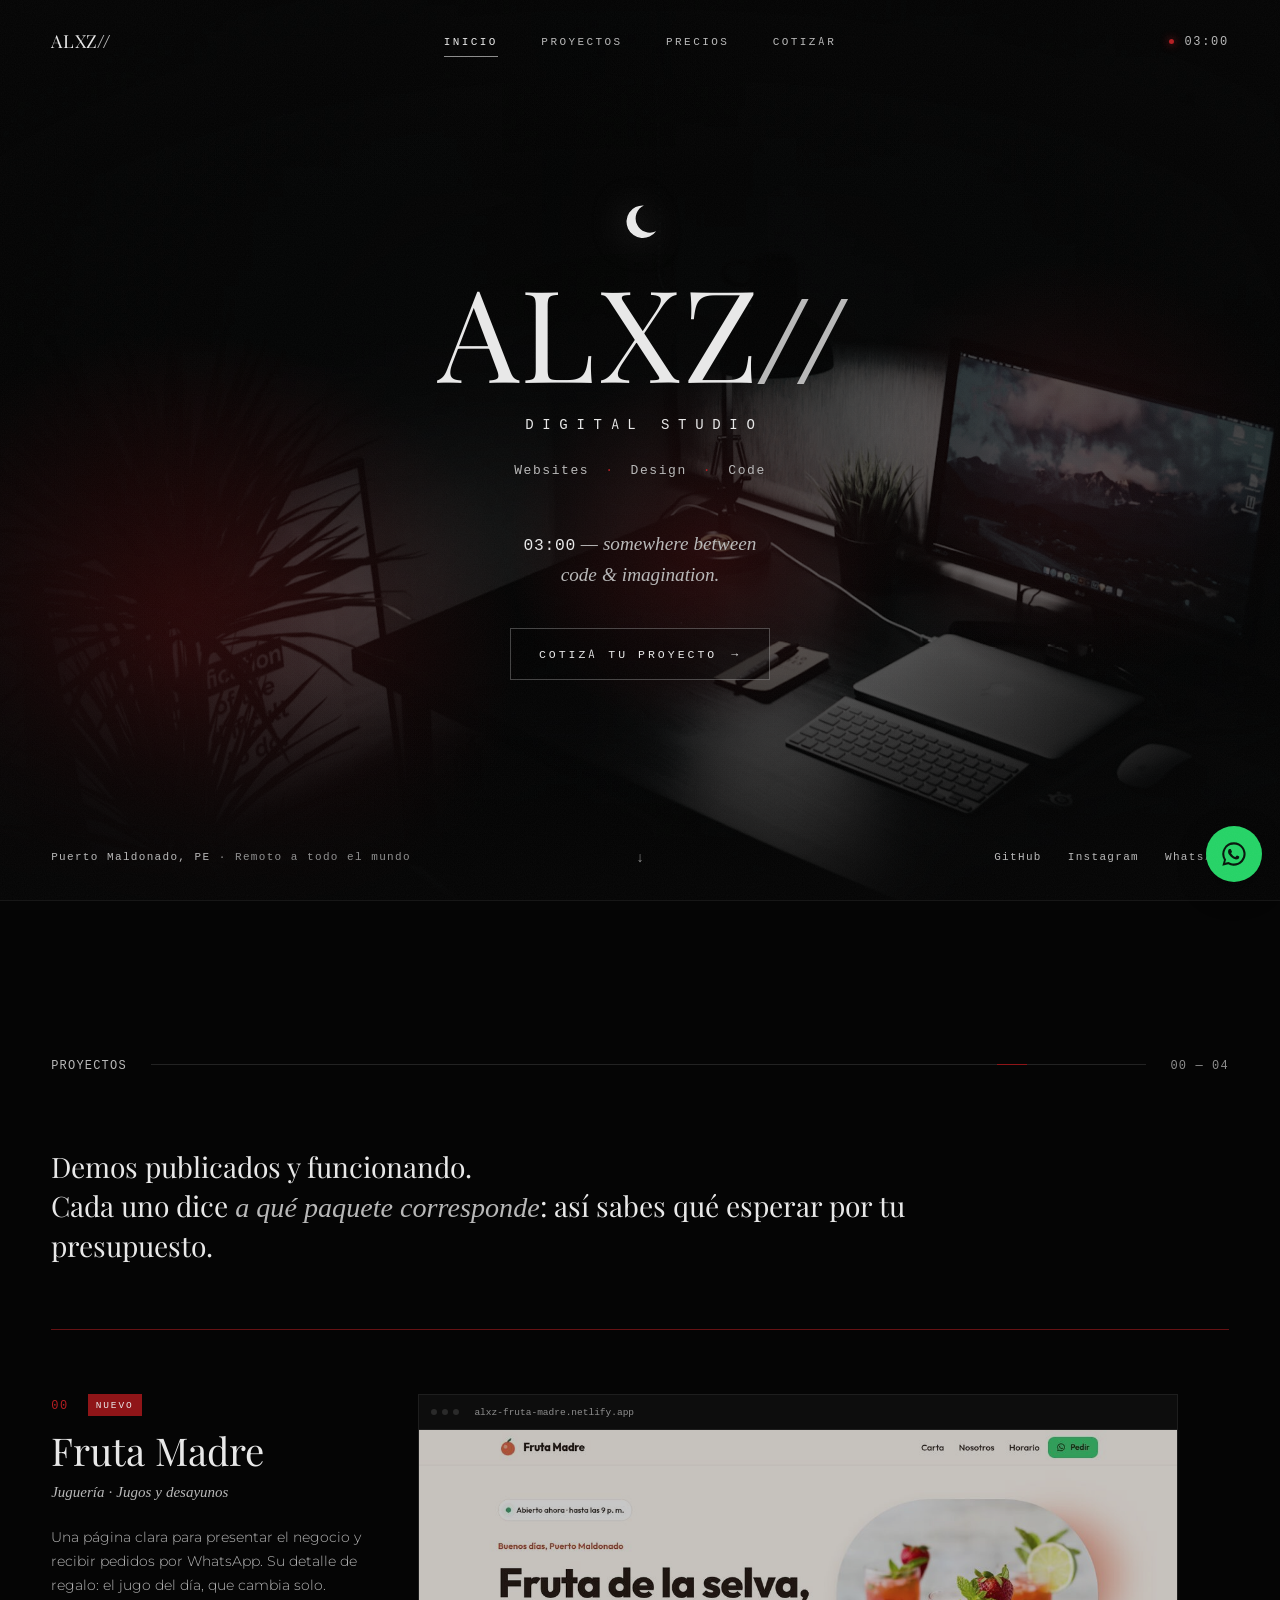
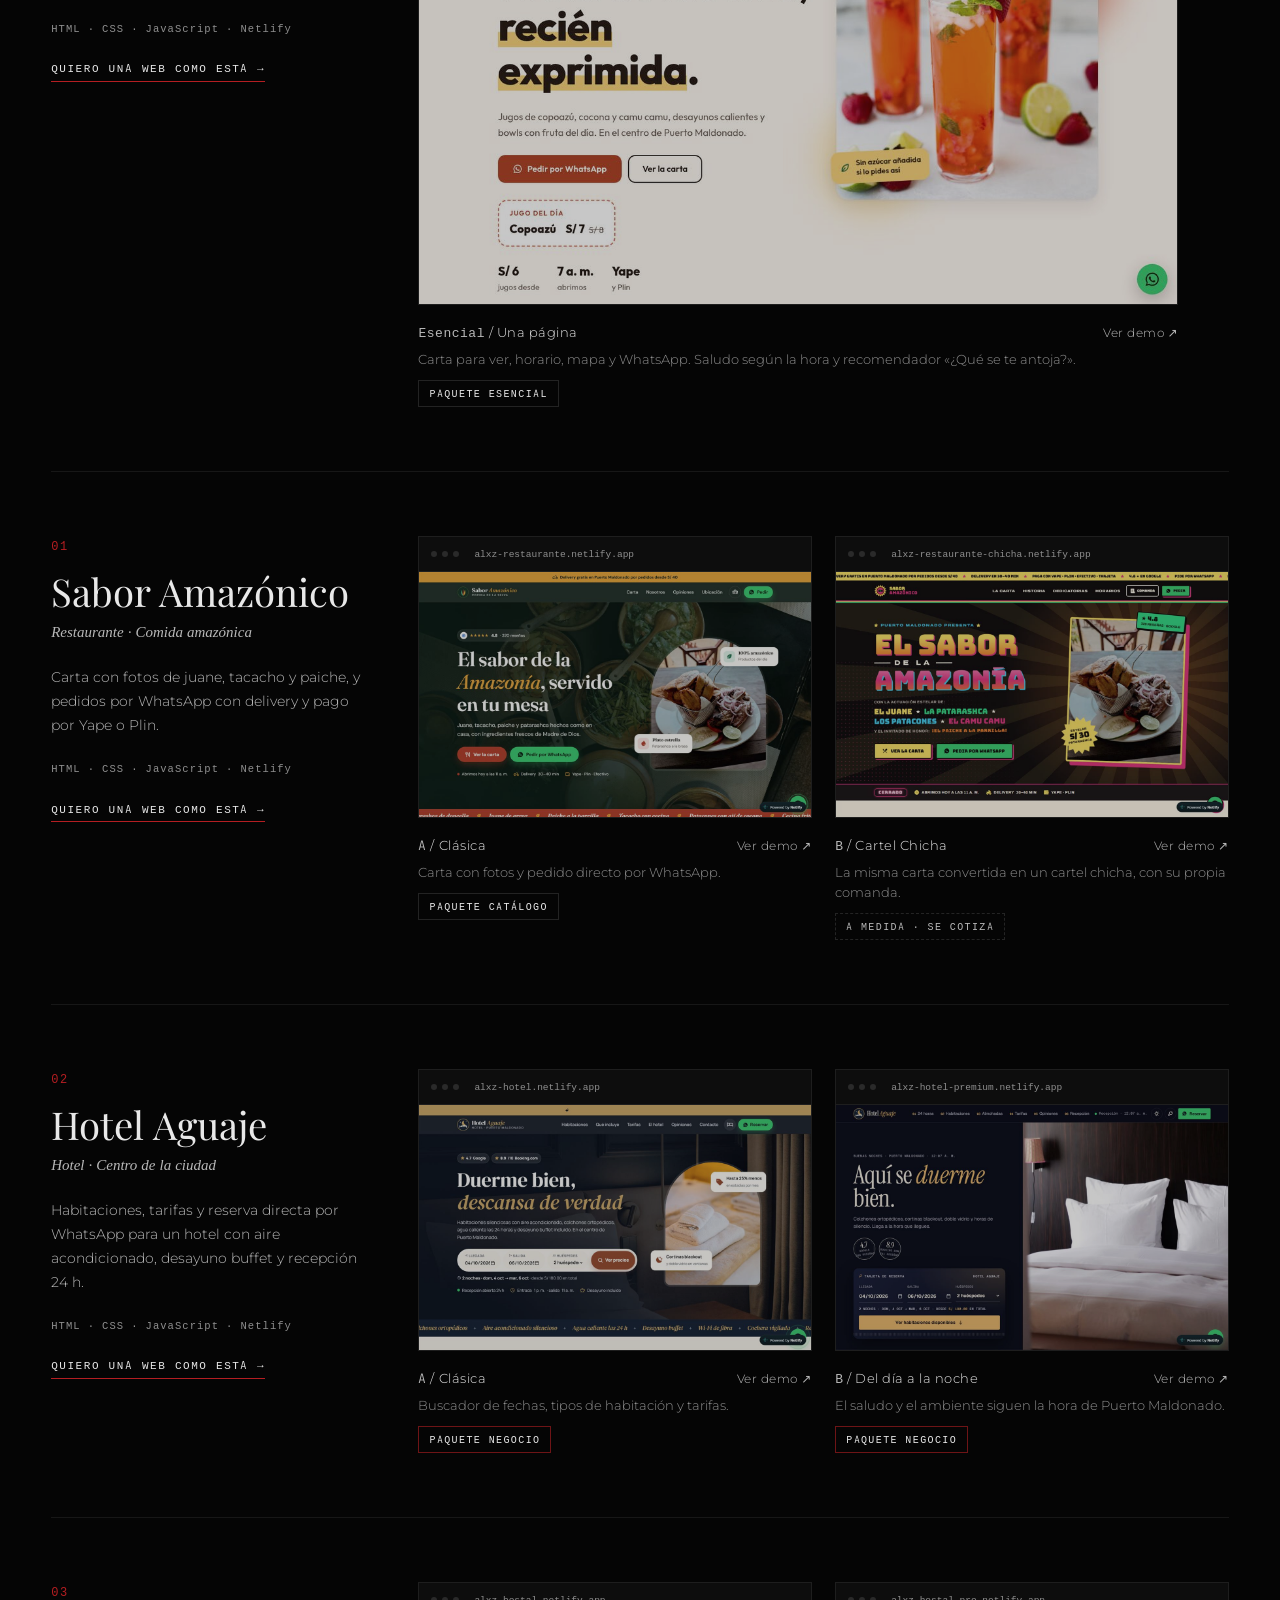
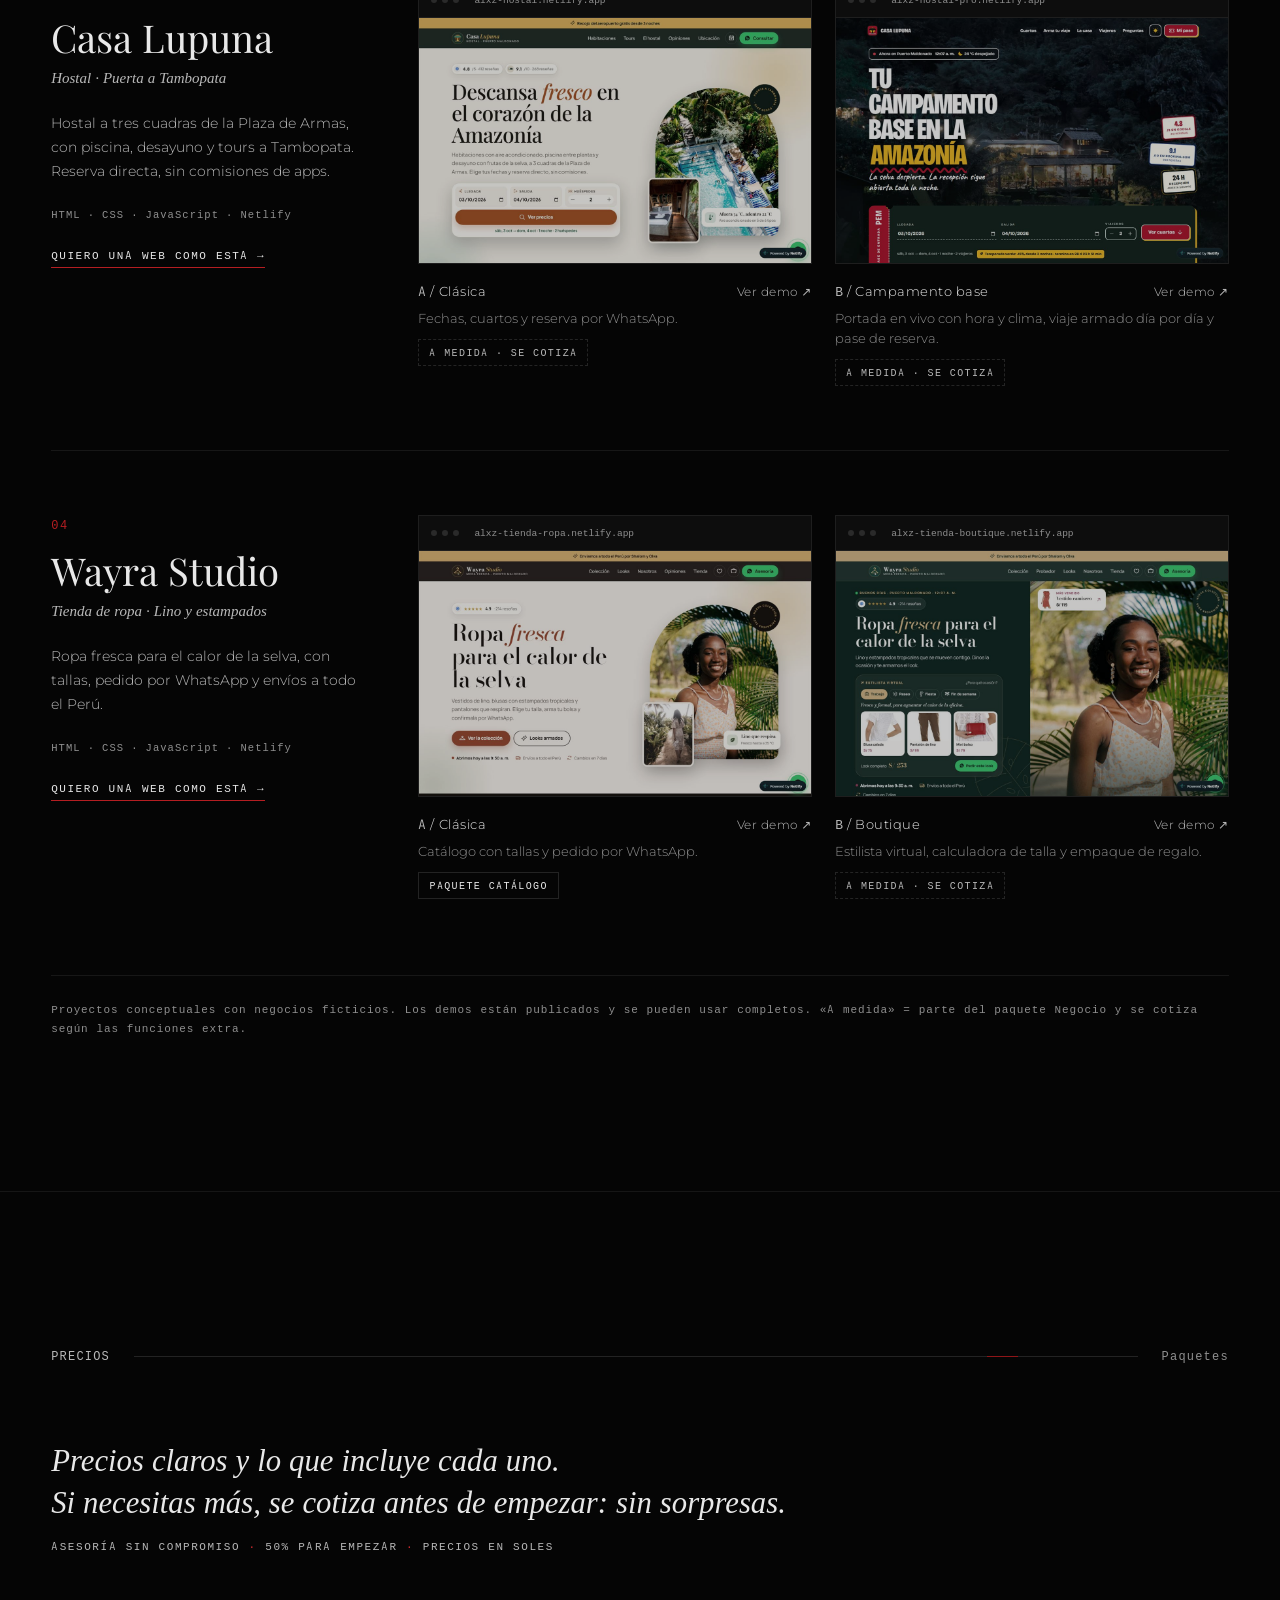
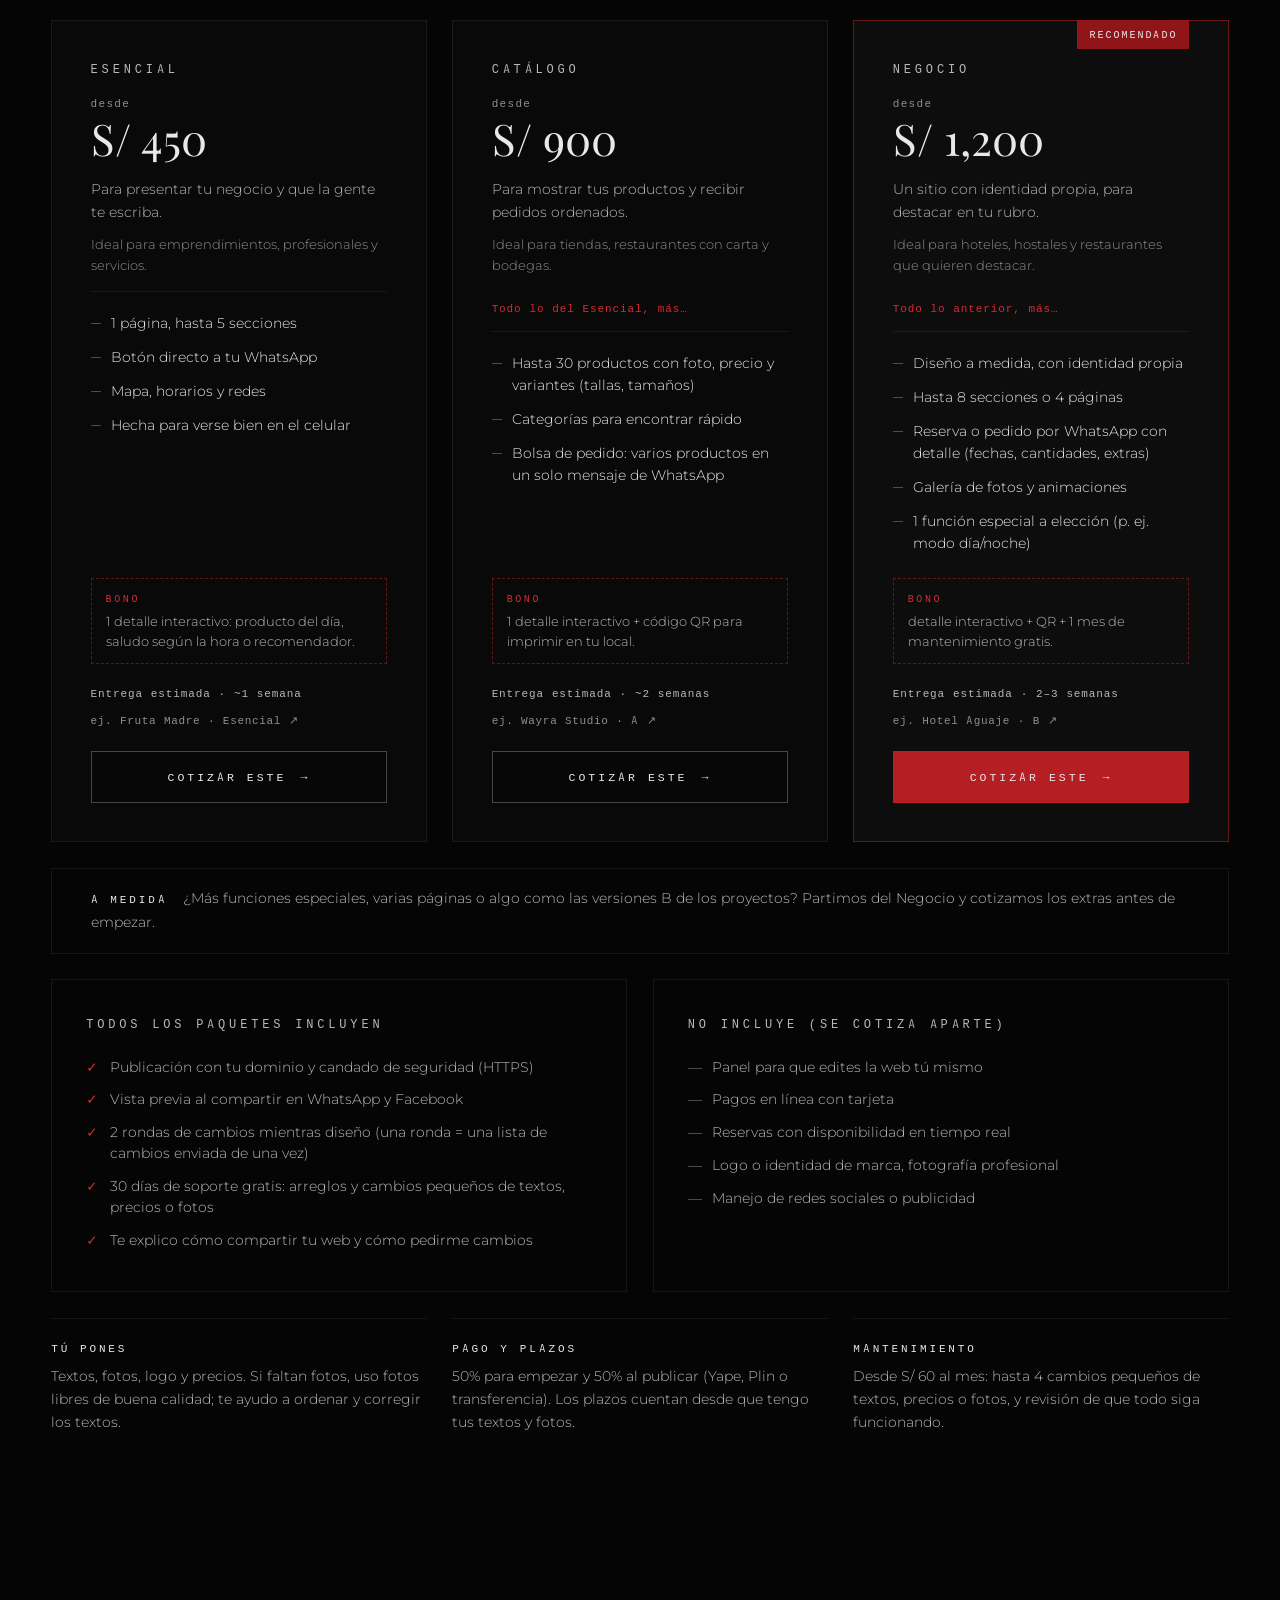
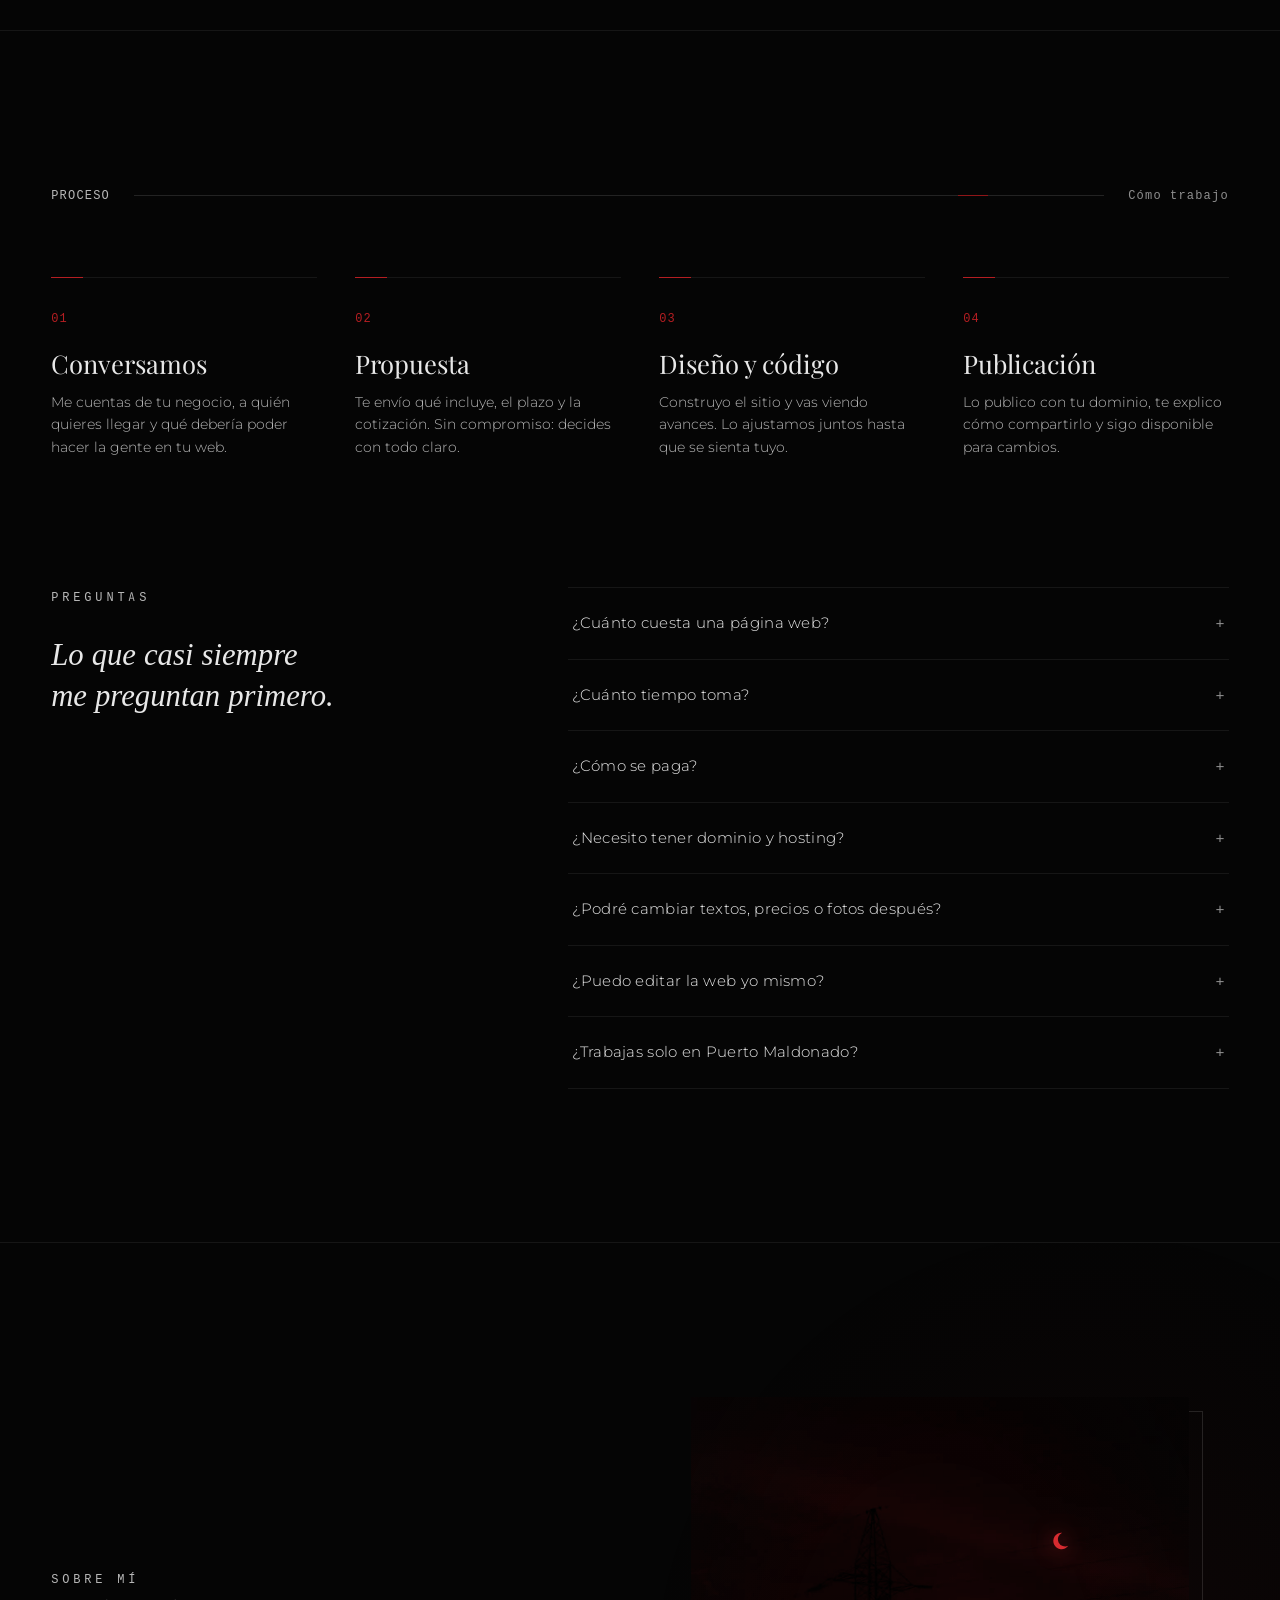
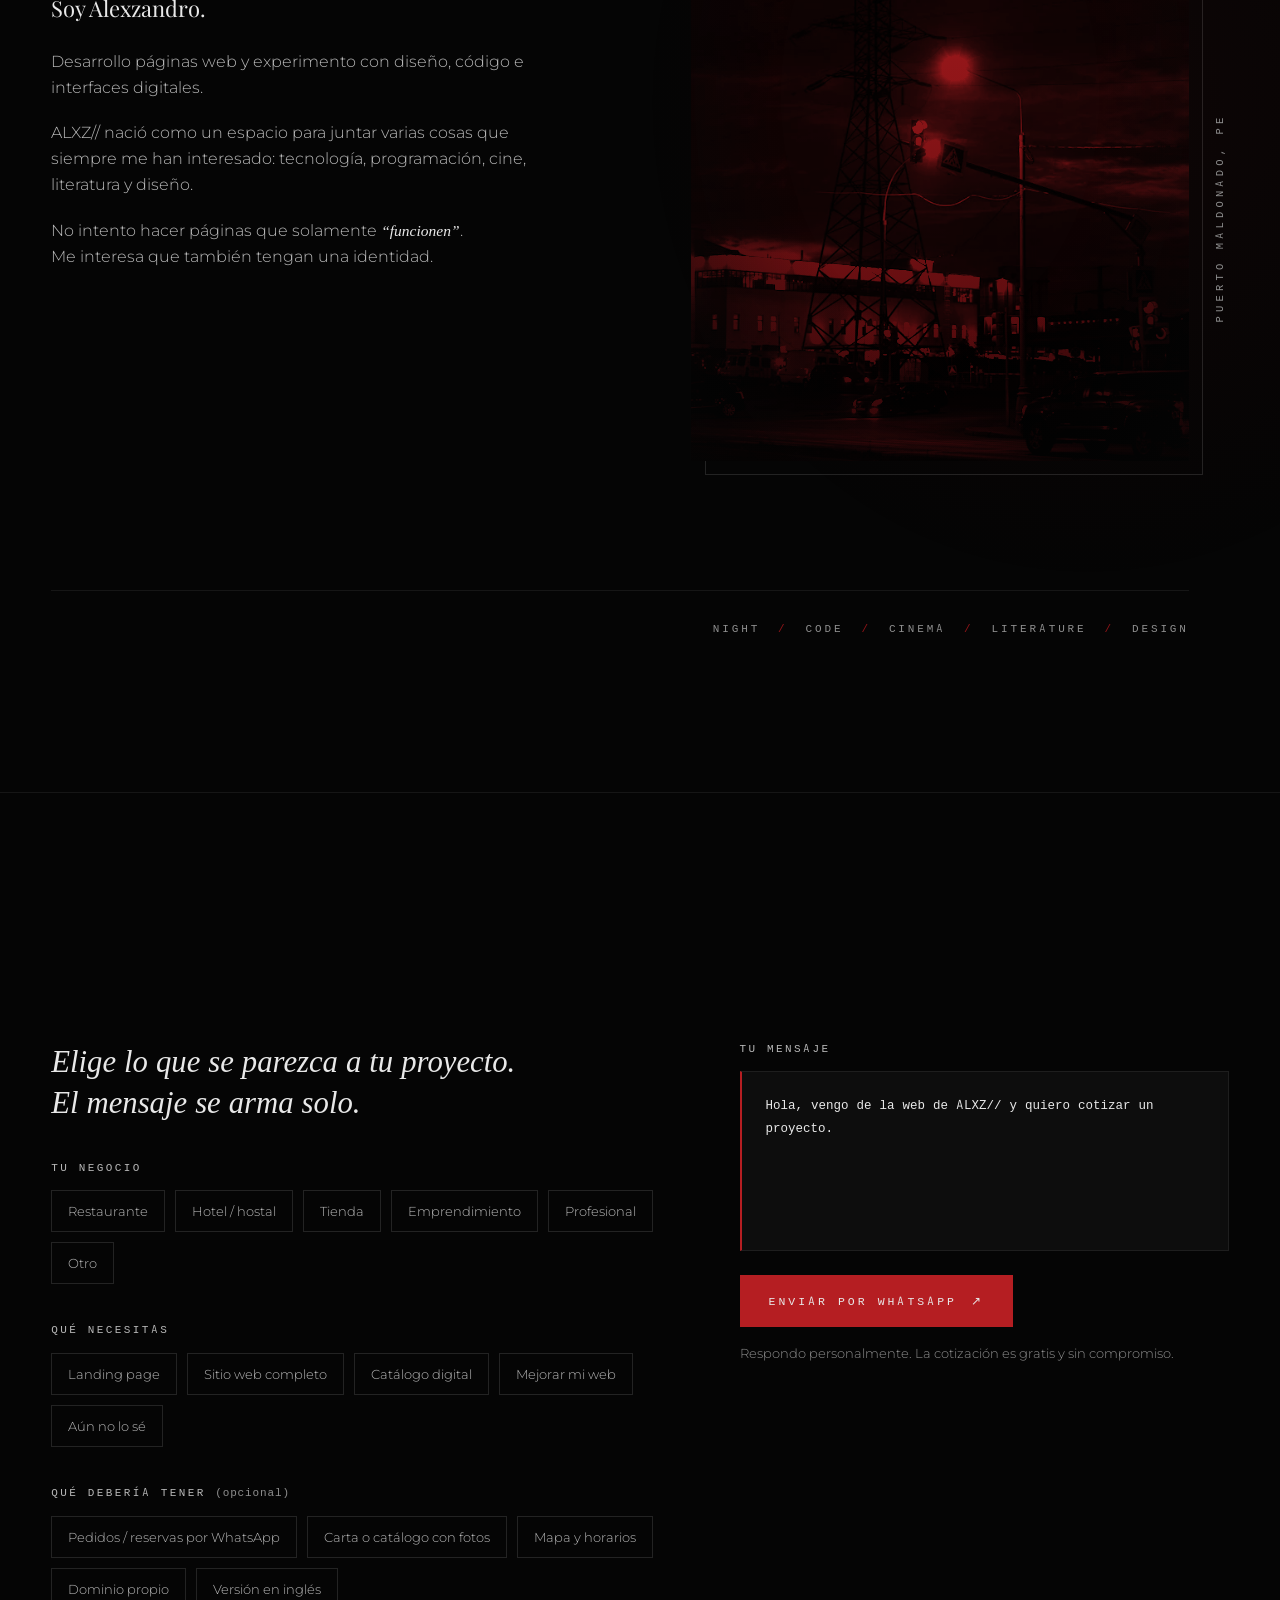
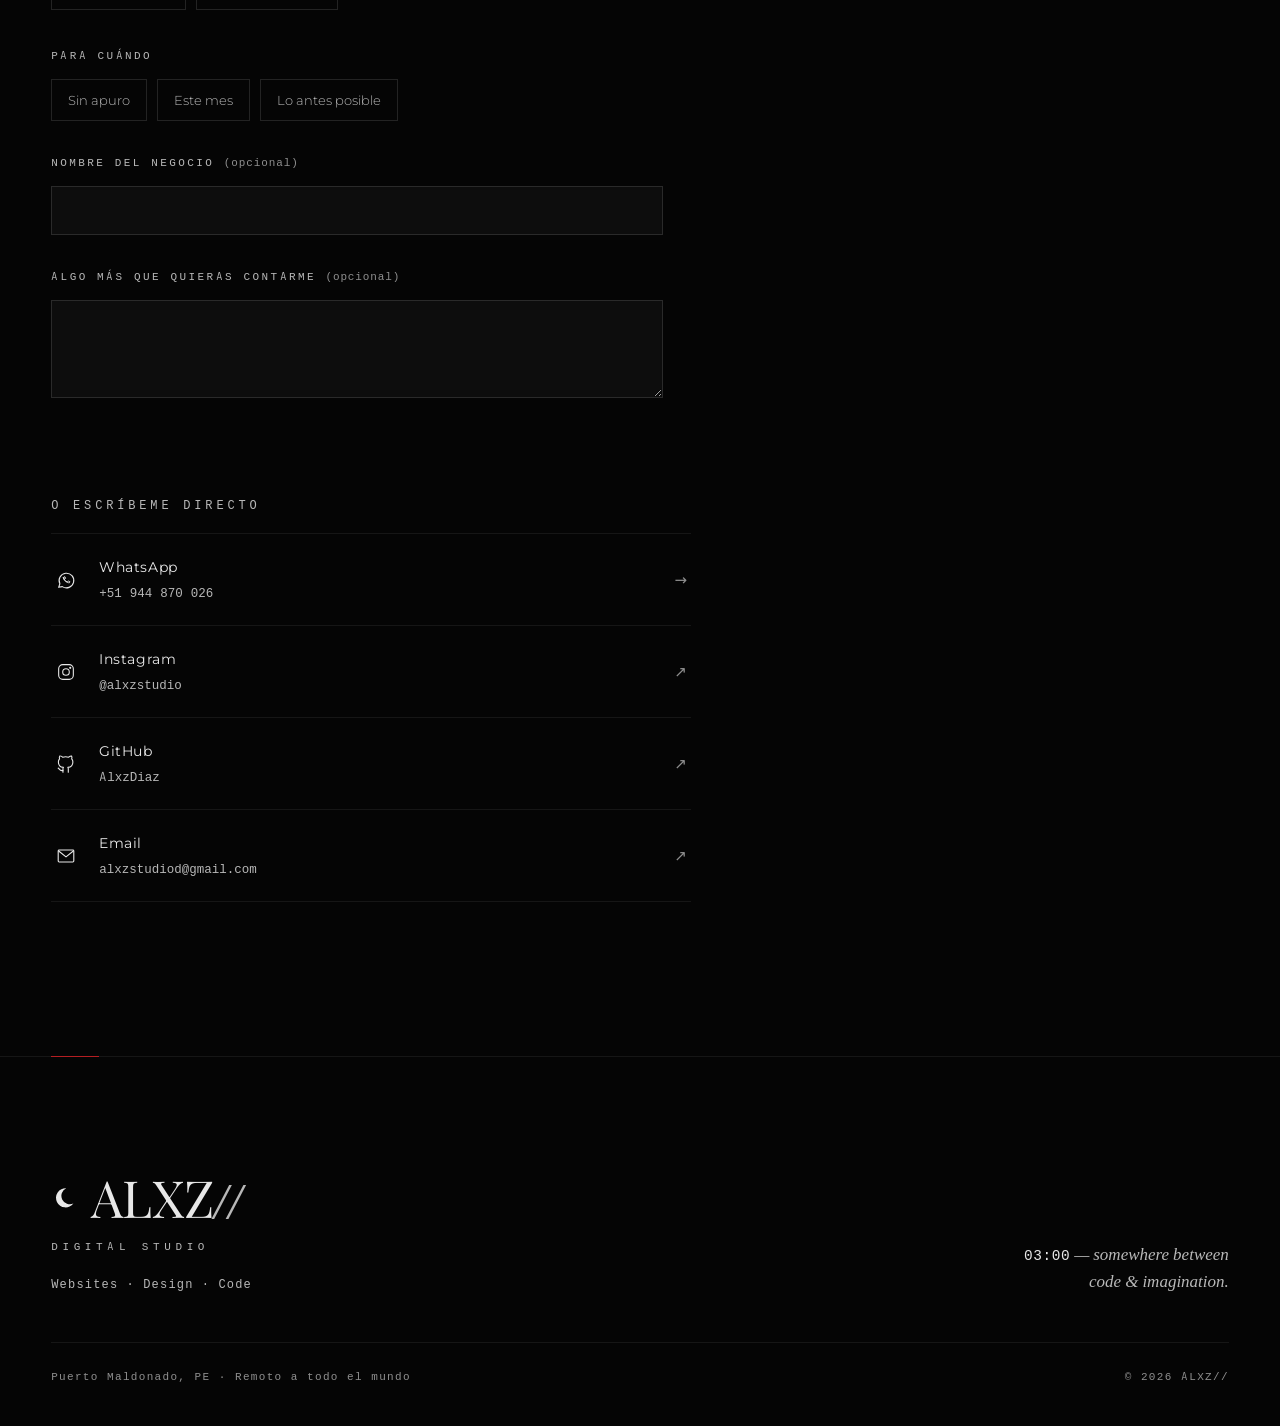
<file: index.html>
<!DOCTYPE html>
<html lang="es">
<head>
<meta charset="UTF-8">
<meta name="viewport" content="width=device-width, initial-scale=1.0">
<title>ALXZ// — Digital Studio</title>
<meta name="description" content="ALXZ// Digital Studio. Websites · Design · Code. 03:00 — somewhere between code & imagination. Desde Puerto Maldonado, PE, para negocios de todo el Perú y el mundo.">
<meta name="theme-color" content="#050505">
<link rel="canonical" href="https://alxz-studio.netlify.app/">
<!-- Vista previa al compartir el enlace (WhatsApp, Instagram, Facebook) -->
<meta property="og:type" content="website">
<meta property="og:site_name" content="ALXZ// Digital Studio">
<meta property="og:title" content="ALXZ// — Digital Studio">
<meta property="og:description" content="Websites · Design · Code. Páginas web con identidad, desde Puerto Maldonado para todo el Perú y el mundo.">
<meta property="og:url" content="https://alxz-studio.netlify.app/">
<meta property="og:image" content="https://alxz-studio.netlify.app/images/og.jpg">
<meta property="og:image:width" content="1200">
<meta property="og:image:height" content="630">
<meta property="og:locale" content="es_PE">
<meta name="twitter:card" content="summary_large_image">
<link rel="icon" href="images/favicon.svg" type="image/svg+xml">
<!-- Tipografías alojadas aquí (sin ir a Google): el título se pinta antes -->
<link rel="preload" href="fonts/g/playfairdisplay-v40-nufid-vyszvivyub-rj3ij-anpxdtzyga-woff2.woff2" as="font" type="font/woff2" crossorigin>
<link rel="stylesheet" href="css/fuentes.css">
<link rel="stylesheet" href="css/styles.css">
<!-- Antes de pintar: evita que los .reveal aparezcan y desaparezcan al cargar main.js -->
<script>document.documentElement.classList.add('js');</script>
</head>
<body>

<!-- Símbolo de luna reutilizable -->
<svg width="0" height="0" style="position:absolute" aria-hidden="true">
  <symbol id="moon" viewBox="0 0 64 64">
    <path d="M38 8a24 24 0 1 0 18 38A20 20 0 1 1 38 8z" fill="currentColor"/>
  </symbol>
</svg>

<a class="skip" href="#main">Saltar al contenido</a>

<!-- ============ NAV ============ -->
<header class="nav" id="nav">
  <a href="#home" class="nav__logo" aria-label="ALXZ// inicio">ALXZ<span>//</span></a>

  <nav class="nav__links" id="navLinks" aria-label="Principal">
    <a href="#home" class="is-active">Inicio</a>
    <a href="#projects">Proyectos</a>
    <a href="#paquetes">Precios</a>
    <a href="#cotizar">Cotizar</a>
  </nav>

  <span class="nav__time mono" aria-hidden="true">03:00</span>

  <button class="nav__toggle mono" id="navToggle" aria-expanded="false" aria-controls="navLinks">
    <span class="nav__toggle-open">Menú</span><span class="nav__toggle-close">Cerrar</span>
  </button>
</header>

<main id="main">

  <!-- ============ HERO ============ -->
  <section class="hero" id="home" aria-label="ALXZ// Digital Studio">
    <div class="hero__media" aria-hidden="true">
      <img class="hero__img" data-parallax fetchpriority="high"
           src="images/fotos/portada-2000.webp"
           srcset="images/fotos/portada-900.webp 900w,
                   images/fotos/portada-1600.webp 1600w,
                   images/fotos/portada-2400.webp 2400w"
           sizes="100vw" alt="">
    </div>

    <div class="hero__content">
      <svg class="hero__moon h-in" style="--d:.5s"><use href="#moon"/></svg>
      <h1 class="hero__title h-in" style="--d:.9s">ALXZ<span>//</span></h1>
      <p class="hero__studio mono h-in" style="--d:1.3s">Digital Studio</p>
      <p class="hero__what h-in" style="--d:1.6s">Websites <i>·</i> Design <i>·</i> Code</p>
      <p class="signature h-in" style="--d:2s">
        <span class="mono">03:00</span> — somewhere between<br>code &amp; imagination.
      </p>
      <a class="cta mono h-in" style="--d:2.2s" href="#cotizar">Cotiza tu proyecto <b aria-hidden="true">→</b></a>
    </div>

    <div class="hero__foot mono h-in" style="--d:2.4s">
      <span>Puerto Maldonado, PE <i class="remote">· Remoto a todo el mundo</i></span>
      <span class="hero__social">
        <a href="https://github.com/AlxzDiaz" target="_blank" rel="noopener">GitHub</a>
        <a href="https://instagram.com/alxzstudio" target="_blank" rel="noopener">Instagram</a>
        <a href="https://wa.me/51944870026?text=Hola%2C%20vengo%20de%20la%20web%20de%20ALXZ%2F%2F%20y%20quiero%20conversar%20sobre%20un%20proyecto." target="_blank" rel="noopener">WhatsApp</a>
      </span>
    </div>

    <a href="#projects" class="hero__scroll mono h-in" style="--d:2.8s" aria-label="Bajar a Proyectos">↓</a>
  </section>

  <!-- ============ PROJECTS ============ -->
  <section class="projects section" id="projects">
    <header class="section-head reveal">
      <h2 class="label mono">Proyectos</h2>
      <span class="section-head__line" aria-hidden="true"></span>
      <span class="mono dim">00 — 04</span>
    </header>

    <p class="projects__intro reveal">Demos publicados y funcionando.<br>Cada uno dice <em>a qué paquete corresponde</em>: así sabes qué esperar por tu presupuesto.</p>

    <!-- 00 · demo del paquete Esencial -->
    <article class="work work--destacado">
      <div class="work__info reveal">
        <p class="work__num mono">00 <span class="work__nuevo">Nuevo</span></p>
        <h3 class="work__title">Fruta Madre</h3>
        <p class="work__cat">Juguería · Jugos y desayunos</p>
        <p class="work__desc">Una página clara para presentar el negocio y recibir pedidos por WhatsApp. Su detalle de regalo: el jugo del día, que cambia solo.</p>
        <p class="work__stack mono">HTML · CSS · JavaScript · Netlify</p>
        <a class="work__cta mono" href="https://wa.me/51944870026?text=Hola%2C%20vengo%20de%20tu%20portafolio%3A%20me%20gust%C3%B3%20el%20demo%20de%20Fruta%20Madre%20y%20quiero%20una%20web%20as%C3%AD." target="_blank" rel="noopener">Quiero una web como esta <b aria-hidden="true">→</b></a>
      </div>
      <div class="work__shots">
        <a class="shot reveal" href="https://alxz-fruta-madre.netlify.app/" target="_blank" rel="noopener">
          <div class="shot__frame">
            <div class="shot__bar mono" aria-hidden="true"><i></i><i></i><i></i><span>alxz-fruta-madre.netlify.app</span></div>
            <div class="shot__img"><img src="images/projects/alxz-fruta-madre-desk.jpg" width="1200" height="750" alt="Portada del sitio de Fruta Madre, juguería en Puerto Maldonado" loading="lazy"></div>
          </div>
          <div class="shot__cap"><span><b class="mono">Esencial</b> / Una página</span><span class="shot__go">Ver demo <b>↗</b></span></div>
          <p class="shot__note">Carta para ver, horario, mapa y WhatsApp. Saludo según la hora y recomendador «¿Qué se te antoja?».</p>
          <p class="shot__paquete shot__paquete--esencial mono">Paquete Esencial</p>
        </a>
      </div>
    </article>

    <!-- 01 -->
    <article class="work">
      <div class="work__info reveal">
        <p class="work__num mono">01</p>
        <h3 class="work__title">Sabor Amazónico</h3>
        <p class="work__cat">Restaurante · Comida amazónica</p>
        <p class="work__desc">Carta con fotos de juane, tacacho y paiche, y pedidos por WhatsApp con delivery y pago por Yape o Plin.</p>
        <p class="work__stack mono">HTML · CSS · JavaScript · Netlify</p>
        <a class="work__cta mono" href="https://wa.me/51944870026?text=Hola%2C%20vengo%20de%20tu%20portafolio%3A%20me%20gust%C3%B3%20el%20demo%20de%20Sabor%20Amaz%C3%B3nico%20y%20quiero%20una%20web%20as%C3%AD." target="_blank" rel="noopener">Quiero una web como esta <b aria-hidden="true">→</b></a>
      </div>
      <div class="work__shots">
        <a class="shot reveal" href="https://alxz-restaurante.netlify.app/" target="_blank" rel="noopener">
          <div class="shot__frame">
            <div class="shot__bar mono" aria-hidden="true"><i></i><i></i><i></i><span>alxz-restaurante.netlify.app</span></div>
            <div class="shot__img"><img src="images/projects/alxz-restaurante-desk.jpg" width="1200" height="750" alt="Portada del sitio de Sabor Amazónico, versión clásica" loading="lazy"></div>
          </div>
          <div class="shot__cap"><span><b class="mono">A</b> / Clásica</span><span class="shot__go">Ver demo <b>↗</b></span></div>
          <p class="shot__note">Carta con fotos y pedido directo por WhatsApp.</p>
          <p class="shot__paquete shot__paquete--catalogo mono">Paquete Catálogo</p>
        </a>
        <a class="shot reveal" href="https://alxz-restaurante-chicha.netlify.app/" target="_blank" rel="noopener">
          <div class="shot__frame">
            <div class="shot__bar mono" aria-hidden="true"><i></i><i></i><i></i><span>alxz-restaurante-chicha.netlify.app</span></div>
            <div class="shot__img"><img src="images/projects/alxz-restaurante-chicha-desk.jpg" width="1200" height="750" alt="Portada del sitio de Sabor Amazónico, versión Cartel Chicha" loading="lazy"></div>
          </div>
          <div class="shot__cap"><span><b class="mono">B</b> / Cartel Chicha</span><span class="shot__go">Ver demo <b>↗</b></span></div>
          <p class="shot__note">La misma carta convertida en un cartel chicha, con su propia comanda.</p>
          <p class="shot__paquete shot__paquete--medida mono">A medida · se cotiza</p>
        </a>
      </div>
    </article>

    <!-- 02 -->
    <article class="work">
      <div class="work__info reveal">
        <p class="work__num mono">02</p>
        <h3 class="work__title">Hotel Aguaje</h3>
        <p class="work__cat">Hotel · Centro de la ciudad</p>
        <p class="work__desc">Habitaciones, tarifas y reserva directa por WhatsApp para un hotel con aire acondicionado, desayuno buffet y recepción 24 h.</p>
        <p class="work__stack mono">HTML · CSS · JavaScript · Netlify</p>
        <a class="work__cta mono" href="https://wa.me/51944870026?text=Hola%2C%20vengo%20de%20tu%20portafolio%3A%20me%20gust%C3%B3%20el%20demo%20de%20Hotel%20Aguaje%20y%20quiero%20una%20web%20as%C3%AD." target="_blank" rel="noopener">Quiero una web como esta <b aria-hidden="true">→</b></a>
      </div>
      <div class="work__shots">
        <a class="shot reveal" href="https://alxz-hotel.netlify.app/" target="_blank" rel="noopener">
          <div class="shot__frame">
            <div class="shot__bar mono" aria-hidden="true"><i></i><i></i><i></i><span>alxz-hotel.netlify.app</span></div>
            <div class="shot__img"><img src="images/projects/alxz-hotel-desk.jpg" width="1200" height="750" alt="Portada del sitio de Hotel Aguaje, versión clásica" loading="lazy"></div>
          </div>
          <div class="shot__cap"><span><b class="mono">A</b> / Clásica</span><span class="shot__go">Ver demo <b>↗</b></span></div>
          <p class="shot__note">Buscador de fechas, tipos de habitación y tarifas.</p>
          <p class="shot__paquete shot__paquete--negocio mono">Paquete Negocio</p>
        </a>
        <a class="shot reveal" href="https://alxz-hotel-premium.netlify.app/" target="_blank" rel="noopener">
          <div class="shot__frame">
            <div class="shot__bar mono" aria-hidden="true"><i></i><i></i><i></i><span>alxz-hotel-premium.netlify.app</span></div>
            <div class="shot__img"><img src="images/projects/alxz-hotel-premium-desk.jpg" width="1200" height="750" alt="Portada del sitio de Hotel Aguaje, versión Del día a la noche" loading="lazy"></div>
          </div>
          <div class="shot__cap"><span><b class="mono">B</b> / Del día a la noche</span><span class="shot__go">Ver demo <b>↗</b></span></div>
          <p class="shot__note">El saludo y el ambiente siguen la hora de Puerto Maldonado.</p>
          <p class="shot__paquete shot__paquete--negocio mono">Paquete Negocio</p>
        </a>
      </div>
    </article>

    <!-- 03 -->
    <article class="work">
      <div class="work__info reveal">
        <p class="work__num mono">03</p>
        <h3 class="work__title">Casa Lupuna</h3>
        <p class="work__cat">Hostal · Puerta a Tambopata</p>
        <p class="work__desc">Hostal a tres cuadras de la Plaza de Armas, con piscina, desayuno y tours a Tambopata. Reserva directa, sin comisiones de apps.</p>
        <p class="work__stack mono">HTML · CSS · JavaScript · Netlify</p>
        <a class="work__cta mono" href="https://wa.me/51944870026?text=Hola%2C%20vengo%20de%20tu%20portafolio%3A%20me%20gust%C3%B3%20el%20demo%20de%20Casa%20Lupuna%20y%20quiero%20una%20web%20as%C3%AD." target="_blank" rel="noopener">Quiero una web como esta <b aria-hidden="true">→</b></a>
      </div>
      <div class="work__shots">
        <a class="shot reveal" href="https://alxz-hostal.netlify.app/" target="_blank" rel="noopener">
          <div class="shot__frame">
            <div class="shot__bar mono" aria-hidden="true"><i></i><i></i><i></i><span>alxz-hostal.netlify.app</span></div>
            <div class="shot__img"><img src="images/projects/alxz-hostal-desk.jpg" width="1200" height="750" alt="Portada del sitio de Casa Lupuna, versión clásica" loading="lazy"></div>
          </div>
          <div class="shot__cap"><span><b class="mono">A</b> / Clásica</span><span class="shot__go">Ver demo <b>↗</b></span></div>
          <p class="shot__note">Fechas, cuartos y reserva por WhatsApp.</p>
          <p class="shot__paquete shot__paquete--medida mono">A medida · se cotiza</p>
        </a>
        <a class="shot reveal" href="https://alxz-hostal-pro.netlify.app/" target="_blank" rel="noopener">
          <div class="shot__frame">
            <div class="shot__bar mono" aria-hidden="true"><i></i><i></i><i></i><span>alxz-hostal-pro.netlify.app</span></div>
            <div class="shot__img"><img src="images/projects/alxz-hostal-pro-desk.jpg" width="1200" height="750" alt="Portada del sitio de Casa Lupuna, versión Campamento base" loading="lazy"></div>
          </div>
          <div class="shot__cap"><span><b class="mono">B</b> / Campamento base</span><span class="shot__go">Ver demo <b>↗</b></span></div>
          <p class="shot__note">Portada en vivo con hora y clima, viaje armado día por día y pase de reserva.</p>
          <p class="shot__paquete shot__paquete--medida mono">A medida · se cotiza</p>
        </a>
      </div>
    </article>

    <!-- 04 -->
    <article class="work">
      <div class="work__info reveal">
        <p class="work__num mono">04</p>
        <h3 class="work__title">Wayra Studio</h3>
        <p class="work__cat">Tienda de ropa · Lino y estampados</p>
        <p class="work__desc">Ropa fresca para el calor de la selva, con tallas, pedido por WhatsApp y envíos a todo el Perú.</p>
        <p class="work__stack mono">HTML · CSS · JavaScript · Netlify</p>
        <a class="work__cta mono" href="https://wa.me/51944870026?text=Hola%2C%20vengo%20de%20tu%20portafolio%3A%20me%20gust%C3%B3%20el%20demo%20de%20Wayra%20Studio%20y%20quiero%20una%20web%20as%C3%AD." target="_blank" rel="noopener">Quiero una web como esta <b aria-hidden="true">→</b></a>
      </div>
      <div class="work__shots">
        <a class="shot reveal" href="https://alxz-tienda-ropa.netlify.app/" target="_blank" rel="noopener">
          <div class="shot__frame">
            <div class="shot__bar mono" aria-hidden="true"><i></i><i></i><i></i><span>alxz-tienda-ropa.netlify.app</span></div>
            <div class="shot__img"><img src="images/projects/alxz-tienda-ropa-desk.jpg" width="1200" height="750" alt="Portada del sitio de Wayra Studio, versión clásica" loading="lazy"></div>
          </div>
          <div class="shot__cap"><span><b class="mono">A</b> / Clásica</span><span class="shot__go">Ver demo <b>↗</b></span></div>
          <p class="shot__note">Catálogo con tallas y pedido por WhatsApp.</p>
          <p class="shot__paquete shot__paquete--catalogo mono">Paquete Catálogo</p>
        </a>
        <a class="shot reveal" href="https://alxz-tienda-boutique.netlify.app/" target="_blank" rel="noopener">
          <div class="shot__frame">
            <div class="shot__bar mono" aria-hidden="true"><i></i><i></i><i></i><span>alxz-tienda-boutique.netlify.app</span></div>
            <div class="shot__img"><img src="images/projects/alxz-tienda-boutique-desk.jpg" width="1200" height="750" alt="Portada del sitio de Wayra Studio, versión Boutique" loading="lazy"></div>
          </div>
          <div class="shot__cap"><span><b class="mono">B</b> / Boutique</span><span class="shot__go">Ver demo <b>↗</b></span></div>
          <p class="shot__note">Estilista virtual, calculadora de talla y empaque de regalo.</p>
          <p class="shot__paquete shot__paquete--medida mono">A medida · se cotiza</p>
        </a>
      </div>
    </article>

    <p class="projects__note mono dim reveal">Proyectos conceptuales con negocios ficticios. Los demos están publicados y se pueden usar completos. «A medida» = parte del paquete Negocio y se cotiza según las funciones extra.</p>
  </section>

  <!-- ============ PRECIOS (incluye lo que antes era Services) ============ -->
  <section class="pricing section" id="paquetes">
    <header class="section-head reveal">
      <h2 class="label mono">Precios</h2>
      <span class="section-head__line" aria-hidden="true"></span>
      <span class="mono dim">Paquetes</span>
    </header>

    <p class="pricing__intro reveal">Precios claros y lo que incluye cada uno.<br>Si necesitas más, se cotiza antes de empezar: sin sorpresas.</p>
    <p class="pricing__garantias mono reveal">Asesoría sin compromiso <b>·</b> 50% para empezar <b>·</b> Precios en soles</p>

    <div class="plans">
      <article class="plan reveal">
        <p class="plan__name mono">Esencial</p>
        <p class="plan__price"><small>desde</small> S/ 450</p>
        <p class="plan__desc">Para presentar tu negocio y que la gente te escriba.</p>
        <p class="plan__ideal">Ideal para emprendimientos, profesionales y servicios.</p>
        <ul class="plan__list">
          <li>1 página, hasta 5 secciones</li>
          <li>Botón directo a tu WhatsApp</li>
          <li>Mapa, horarios y redes</li>
          <li>Hecha para verse bien en el celular</li>
        </ul>
        <p class="plan__bono"><b class="mono">Bono</b> 1 detalle interactivo: producto del día, saludo según la hora o recomendador.</p>
        <p class="plan__time mono">Entrega estimada · ~1 semana</p>
        <a class="plan__ex mono" href="https://alxz-fruta-madre.netlify.app/" target="_blank" rel="noopener">ej. Fruta Madre · Esencial ↗</a>
        <a class="cta plan__cta mono" href="#cotizar" data-tipo="Landing page">Cotizar este <b aria-hidden="true">→</b></a>
      </article>

      <article class="plan reveal" style="--rd:.1s">
        <p class="plan__name mono">Catálogo</p>
        <p class="plan__price"><small>desde</small> S/ 900</p>
        <p class="plan__desc">Para mostrar tus productos y recibir pedidos ordenados.</p>
        <p class="plan__ideal">Ideal para tiendas, restaurantes con carta y bodegas.</p>
        <p class="plan__plus mono">Todo lo del Esencial, más…</p>
        <ul class="plan__list">
          <li>Hasta 30 productos con foto, precio y variantes (tallas, tamaños)</li>
          <li>Categorías para encontrar rápido</li>
          <li>Bolsa de pedido: varios productos en un solo mensaje de WhatsApp</li>
        </ul>
        <p class="plan__bono"><b class="mono">Bono</b> 1 detalle interactivo + código QR para imprimir en tu local.</p>
        <p class="plan__time mono">Entrega estimada · ~2 semanas</p>
        <a class="plan__ex mono" href="https://alxz-tienda-ropa.netlify.app/" target="_blank" rel="noopener">ej. Wayra Studio · A ↗</a>
        <a class="cta plan__cta mono" href="#cotizar" data-tipo="Catálogo digital">Cotizar este <b aria-hidden="true">→</b></a>
      </article>

      <article class="plan plan--featured reveal" style="--rd:.2s">
        <p class="plan__badge mono">Recomendado</p>
        <p class="plan__name mono">Negocio</p>
        <p class="plan__price"><small>desde</small> S/ 1,200</p>
        <p class="plan__desc">Un sitio con identidad propia, para destacar en tu rubro.</p>
        <p class="plan__ideal">Ideal para hoteles, hostales y restaurantes que quieren destacar.</p>
        <p class="plan__plus mono">Todo lo anterior, más…</p>
        <ul class="plan__list">
          <li>Diseño a medida, con identidad propia</li>
          <li>Hasta 8 secciones o 4 páginas</li>
          <li>Reserva o pedido por WhatsApp con detalle (fechas, cantidades, extras)</li>
          <li>Galería de fotos y animaciones</li>
          <li>1 función especial a elección (p. ej. modo día/noche)</li>
        </ul>
        <p class="plan__bono"><b class="mono">Bono</b> detalle interactivo + QR + 1 mes de mantenimiento gratis.</p>
        <p class="plan__time mono">Entrega estimada · 2–3 semanas</p>
        <a class="plan__ex mono" href="https://alxz-hotel-premium.netlify.app/" target="_blank" rel="noopener">ej. Hotel Aguaje · B ↗</a>
        <a class="cta cta--solid plan__cta mono" href="#cotizar" data-tipo="Sitio web completo">Cotizar este <b aria-hidden="true">→</b></a>
      </article>
    </div>
    <p class="plans__pista mono" aria-hidden="true">Desliza para ver los 3 paquetes →</p>

    <p class="amedida reveal"><b class="mono">A medida</b> ¿Más funciones especiales, varias páginas o algo como las versiones B de los proyectos? Partimos del Negocio y cotizamos los extras antes de empezar.</p>

    <div class="alcance reveal">
      <div>
        <h3 class="label mono">Todos los paquetes incluyen</h3>
        <ul class="alcance__lista alcance__lista--si">
          <li>Publicación con tu dominio y candado de seguridad (HTTPS)</li>
          <li>Vista previa al compartir en WhatsApp y Facebook</li>
          <li>2 rondas de cambios mientras diseño (una ronda = una lista de cambios enviada de una vez)</li>
          <li>30 días de soporte gratis: arreglos y cambios pequeños de textos, precios o fotos</li>
          <li>Te explico cómo compartir tu web y cómo pedirme cambios</li>
        </ul>
      </div>
      <div>
        <h3 class="label mono">No incluye (se cotiza aparte)</h3>
        <ul class="alcance__lista alcance__lista--no">
          <li>Panel para que edites la web tú mismo</li>
          <li>Pagos en línea con tarjeta</li>
          <li>Reservas con disponibilidad en tiempo real</li>
          <li>Logo o identidad de marca, fotografía profesional</li>
          <li>Manejo de redes sociales o publicidad</li>
        </ul>
      </div>
    </div>

    <ul class="terms reveal">
      <li><span class="mono">Tú pones</span>Textos, fotos, logo y precios. Si faltan fotos, uso fotos libres de buena calidad; te ayudo a ordenar y corregir los textos.</li>
      <li><span class="mono">Pago y plazos</span>50% para empezar y 50% al publicar (Yape, Plin o transferencia). Los plazos cuentan desde que tengo tus textos y fotos.</li>
      <li><span class="mono">Mantenimiento</span>Desde S/ 60 al mes: hasta 4 cambios pequeños de textos, precios o fotos, y revisión de que todo siga funcionando.</li>
    </ul>

    <p class="pricing__note mono dim reveal">Precios referenciales en soles. El dominio (.com / .pe) se paga aparte y queda a tu nombre: es tuyo.</p>
  </section>

  <!-- ============ PROCESS + FAQ ============ -->
  <section class="process section" id="proceso" data-nav="paquetes">
    <header class="section-head reveal">
      <h2 class="label mono">Proceso</h2>
      <span class="section-head__line" aria-hidden="true"></span>
      <span class="mono dim">Cómo trabajo</span>
    </header>

    <ol class="steps">
      <li class="step reveal">
        <span class="step__num mono">01</span>
        <h3 class="step__title">Conversamos</h3>
        <p>Me cuentas de tu negocio, a quién quieres llegar y qué debería poder hacer la gente en tu web.</p>
      </li>
      <li class="step reveal" style="--rd:.1s">
        <span class="step__num mono">02</span>
        <h3 class="step__title">Propuesta</h3>
        <p>Te envío qué incluye, el plazo y la cotización. Sin compromiso: decides con todo claro.</p>
      </li>
      <li class="step reveal" style="--rd:.2s">
        <span class="step__num mono">03</span>
        <h3 class="step__title">Diseño y código</h3>
        <p>Construyo el sitio y vas viendo avances. Lo ajustamos juntos hasta que se sienta tuyo.</p>
      </li>
      <li class="step reveal" style="--rd:.3s">
        <span class="step__num mono">04</span>
        <h3 class="step__title">Publicación</h3>
        <p>Lo publico con tu dominio, te explico cómo compartirlo y sigo disponible para cambios.</p>
      </li>
    </ol>

    <div class="faq">
      <div class="faq__head reveal">
        <h2 class="label mono">Preguntas</h2>
        <p class="faq__intro">Lo que casi siempre<br>me preguntan primero.</p>
      </div>
      <div class="faq__list">
        <details class="reveal">
          <summary>¿Cuánto cuesta una página web?</summary>
          <p>Los <a href="#paquetes">paquetes</a> son el punto de partida: desde S/ 450 una landing, desde S/ 900 un catálogo y desde S/ 1,200 un sitio completo. El precio final depende de lo que necesites, por eso cada proyecto se cotiza. Cuéntame tu idea en el <a href="#cotizar">cotizador</a> y te respondo con una propuesta sin compromiso.</p>
        </details>
        <details class="reveal">
          <summary>¿Cuánto tiempo toma?</summary>
          <p>Aproximadamente: una landing ~1 semana, un catálogo ~2 semanas y un sitio completo 2–3 semanas, contando desde que tengo tus textos y fotos. El plazo exacto va escrito en la propuesta, antes de empezar.</p>
        </details>
        <details class="reveal">
          <summary>¿Cómo se paga?</summary>
          <p>50% para empezar y 50% cuando el sitio se publica. Puedes pagar por Yape, Plin o transferencia.</p>
        </details>
        <details class="reveal">
          <summary>¿Necesito tener dominio y hosting?</summary>
          <p>No. Te ayudo a elegir y registrar tu dominio y me encargo de publicar el sitio. El dominio se paga aparte y queda a tu nombre, así que es tuyo.</p>
        </details>
        <details class="reveal">
          <summary>¿Podré cambiar textos, precios o fotos después?</summary>
          <p>Sí. Mientras diseño tienes 2 rondas de cambios (cada ronda es una lista de cambios enviada de una vez). Después de publicar, 30 días de soporte gratis para arreglos y cambios pequeños. Luego, cambios sueltos o mantenimiento desde S/ 60 al mes.</p>
        </details>
        <details class="reveal">
          <summary>¿Puedo editar la web yo mismo?</summary>
          <p>Los paquetes no incluyen un panel de edición: me pides los cambios por WhatsApp y los hago yo. Así tu web siempre se ve bien y no se rompe nada. Si necesitas editarla tú, lo cotizamos aparte.</p>
        </details>
        <details class="reveal">
          <summary>¿Trabajas solo en Puerto Maldonado?</summary>
          <p>No. Trabajo a distancia con negocios de todo el Perú y de otros países: todo se coordina por WhatsApp o correo.</p>
        </details>
      </div>
    </div>
  </section>

  <!-- ============ SOBRE MÍ ============ -->
  <section class="about section" id="about" data-nav="cotizar">
    <div class="about__text">
      <p class="label mono reveal">Sobre mí</p>

      <div class="about__body reveal">
        <p class="lead">Soy Alexzandro.</p>
        <p>Desarrollo páginas web y experimento con diseño, código e interfaces digitales.</p>
        <p>ALXZ// nació como un espacio para juntar varias cosas que siempre me han interesado: tecnología, programación, cine, literatura y diseño.</p>
        <p>No intento hacer páginas que solamente <em>“funcionen”</em>.<br>Me interesa que también tengan una identidad.</p>
      </div>

    </div>

    <figure class="about__photo reveal">
      <div class="tint">
        <img src="images/fotos/sobre-mi-900x1200.webp"
             srcset="images/fotos/sobre-mi-600x800.webp 600w,
                     images/fotos/sobre-mi-1100x1466.webp 1100w"
             sizes="(max-width: 860px) 100vw, 40vw"
             alt="Calle nocturna con cables eléctricos y un semáforo encendido en rojo" loading="lazy">
      </div>
      <svg class="about__moon" aria-hidden="true"><use href="#moon"/></svg>
    </figure>

    <p class="about__vertical mono" aria-hidden="true">Puerto Maldonado, PE</p>

    <ul class="about__tags mono" aria-label="Intereses">
      <li>Night</li><li>Code</li><li>Cinema</li><li>Literature</li><li>Design</li>
    </ul>
  </section>

  <!-- ============ QUOTE ============ -->
  <section class="quote section" id="cotizar">
    <header class="section-head reveal">
      <h2 class="label mono">Cotiza</h2>
      <span class="section-head__line" aria-hidden="true"></span>
      <span class="mono dim">Cotiza en 1 minuto</span>
    </header>

    <div class="quote__grid">
      <form class="quote__form reveal" id="quoteForm" novalidate>
        <p class="quote__intro">Elige lo que se parezca a tu proyecto.<br>El mensaje se arma solo.</p>

        <fieldset>
          <legend class="mono">Tu negocio</legend>
          <div class="chips">
            <label class="chip"><input type="radio" name="negocio" value="Restaurante"><span>Restaurante</span></label>
            <label class="chip"><input type="radio" name="negocio" value="Hotel / hostal"><span>Hotel / hostal</span></label>
            <label class="chip"><input type="radio" name="negocio" value="Tienda"><span>Tienda</span></label>
            <label class="chip"><input type="radio" name="negocio" value="Emprendimiento"><span>Emprendimiento</span></label>
            <label class="chip"><input type="radio" name="negocio" value="Profesional independiente"><span>Profesional</span></label>
            <label class="chip"><input type="radio" name="negocio" value="Otro"><span>Otro</span></label>
          </div>
        </fieldset>

        <fieldset>
          <legend class="mono">Qué necesitas</legend>
          <div class="chips">
            <label class="chip"><input type="radio" name="tipo" value="Landing page"><span>Landing page</span></label>
            <label class="chip"><input type="radio" name="tipo" value="Sitio web completo"><span>Sitio web completo</span></label>
            <label class="chip"><input type="radio" name="tipo" value="Catálogo digital"><span>Catálogo digital</span></label>
            <label class="chip"><input type="radio" name="tipo" value="Mejorar mi web actual"><span>Mejorar mi web</span></label>
            <label class="chip"><input type="radio" name="tipo" value="Aún no lo sé"><span>Aún no lo sé</span></label>
          </div>
        </fieldset>

        <fieldset>
          <legend class="mono">Qué debería tener <span class="dim">(opcional)</span></legend>
          <div class="chips">
            <label class="chip"><input type="checkbox" name="extra" value="pedidos o reservas por WhatsApp"><span>Pedidos / reservas por WhatsApp</span></label>
            <label class="chip"><input type="checkbox" name="extra" value="carta o catálogo con fotos"><span>Carta o catálogo con fotos</span></label>
            <label class="chip"><input type="checkbox" name="extra" value="mapa, horarios y ubicación"><span>Mapa y horarios</span></label>
            <label class="chip"><input type="checkbox" name="extra" value="dominio propio (.com / .pe)"><span>Dominio propio</span></label>
            <label class="chip"><input type="checkbox" name="extra" value="versión en inglés"><span>Versión en inglés</span></label>
          </div>
        </fieldset>

        <fieldset>
          <legend class="mono">Para cuándo</legend>
          <div class="chips">
            <label class="chip"><input type="radio" name="cuando" value="sin apuro"><span>Sin apuro</span></label>
            <label class="chip"><input type="radio" name="cuando" value="este mes"><span>Este mes</span></label>
            <label class="chip"><input type="radio" name="cuando" value="lo antes posible"><span>Lo antes posible</span></label>
          </div>
        </fieldset>

        <label class="field">
          <span class="mono">Nombre del negocio <span class="dim">(opcional)</span></span>
          <input type="text" name="nombre" maxlength="60" autocomplete="organization">
        </label>
        <label class="field">
          <span class="mono">Algo más que quieras contarme <span class="dim">(opcional)</span></span>
          <textarea name="detalle" rows="3" maxlength="400"></textarea>
        </label>
      </form>

      <div class="quote__preview reveal" style="--rd:.15s">
        <p class="mono quote__preview-label">Tu mensaje</p>
        <pre class="quote__msg" id="quoteMsg" aria-live="polite"></pre>
        <a class="cta cta--solid mono" id="quoteSend" href="https://wa.me/51944870026?text=Hola%2C%20vengo%20de%20la%20web%20de%20ALXZ%2F%2F%20y%20quiero%20cotizar%20un%20proyecto." target="_blank" rel="noopener">Enviar por WhatsApp <b aria-hidden="true">↗</b></a>
        <p class="quote__note">Respondo personalmente. La cotización es gratis y sin compromiso.</p>
      </div>
    </div>

    <div class="contacto-directo" id="contact">
      <p class="label mono reveal">O escríbeme directo</p>
      <ul class="contact__list">
        <li class="reveal">
          <a href="https://wa.me/51944870026?text=Hola%2C%20vengo%20de%20la%20web%20de%20ALXZ%2F%2F%20y%20quiero%20conversar%20sobre%20un%20proyecto." target="_blank" rel="noopener">
            <svg class="ico" viewBox="0 0 24 24" aria-hidden="true"><path d="M4 20l1.3-3.9A8 8 0 1 1 8 19.2L4 20z"/><path d="M9 9.5c.3 2 2.5 4.2 4.5 4.5l1-1 1.7.8-.4 1.2c-3.2.4-6.6-3-6.2-6.2l1.2-.4.8 1.7-1 1z" stroke-width="1"/></svg>
            <span><b>WhatsApp</b><small class="mono">+51 944 870 026</small></span>
            <i>→</i>
          </a>
        </li>
        <li class="reveal">
          <a href="https://instagram.com/alxzstudio" target="_blank" rel="noopener">
            <svg class="ico" viewBox="0 0 24 24" aria-hidden="true"><rect x="4" y="4" width="16" height="16" rx="4.5"/><circle cx="12" cy="12" r="3.6"/><circle cx="16.6" cy="7.4" r=".6"/></svg>
            <span><b>Instagram</b><small class="mono">@alxzstudio</small></span>
            <i>↗</i>
          </a>
        </li>
        <li class="reveal">
          <a href="https://github.com/AlxzDiaz" target="_blank" rel="noopener">
            <svg class="ico" viewBox="0 0 24 24" aria-hidden="true"><path d="M9 19c-4 1.3-4-2-5.5-2.5M14.5 21v-3.3c0-1 .1-1.4-.5-2 2.8-.3 5.5-1.4 5.5-6a4.6 4.6 0 0 0-1.3-3.2 4.3 4.3 0 0 0-.1-3.2s-1-.3-3.4 1.3a11.6 11.6 0 0 0-6.2 0C6.1 3 5.1 3.3 5.1 3.3a4.3 4.3 0 0 0-.1 3.2 4.6 4.6 0 0 0-1.3 3.2c0 4.6 2.7 5.7 5.5 6-.6.6-.6 1.2-.5 2V21"/></svg>
            <span><b>GitHub</b><small class="mono">AlxzDiaz</small></span>
            <i>↗</i>
          </a>
        </li>
        <li class="reveal">
          <a href="https://mail.google.com/mail/?view=cm&amp;fs=1&amp;to=alxzstudiod@gmail.com&amp;su=Proyecto%20web" target="_blank" rel="noopener" data-copy="alxzstudiod@gmail.com">
            <svg class="ico" viewBox="0 0 24 24" aria-hidden="true"><rect x="3.5" y="5.5" width="17" height="13" rx="1"/><path d="M4 6.5l8 6.5 8-6.5"/></svg>
            <span><b>Email</b><small class="mono">alxzstudiod@gmail.com</small></span>
            <i>↗</i>
          </a>
        </li>
      </ul>
    </div>
  </section>

</main>

<!-- ============ FOOTER ============ -->
<footer class="footer">
  <div class="footer__brand">
    <p class="footer__logo"><svg><use href="#moon"/></svg> ALXZ<span>//</span></p>
    <p class="mono kicker">Digital Studio</p>
    <p class="footer__what">Websites · Design · Code</p>
  </div>
  <p class="signature"><span class="mono">03:00</span> — somewhere between<br>code &amp; imagination.</p>
  <div class="footer__meta mono">
    <span>Puerto Maldonado, PE · Remoto a todo el mundo</span>
    <span>© 2026 ALXZ//</span>
  </div>
  <!-- Créditos fotográficos: Unsplash — Nikita Kachanovsky (hero), Andrei Andreew (about), Puru Raj (libro) -->
</footer>

<a class="wa-flotante" href="https://wa.me/51944870026?text=Hola%2C%20vengo%20de%20la%20web%20de%20ALXZ%2F%2F%20y%20quiero%20conversar%20sobre%20un%20proyecto." target="_blank" rel="noopener" aria-label="Escribir por WhatsApp">
  <svg viewBox="0 0 24 24" aria-hidden="true"><path fill="currentColor" d="M12 2a10 10 0 0 0-8.6 15.1L2 22l5-1.3A10 10 0 1 0 12 2Zm0 18.2c-1.5 0-3-.4-4.3-1.2l-.3-.2-3 .8.8-2.9-.2-.3A8.2 8.2 0 1 1 12 20.2Zm4.5-6.1c-.2-.1-1.5-.7-1.7-.8-.2-.1-.4-.1-.6.1l-.8 1c-.1.2-.3.2-.5.1a6.7 6.7 0 0 1-3.3-2.9c-.3-.4.2-.4.6-1.3.1-.2 0-.3 0-.4l-.8-1.8c-.2-.5-.4-.4-.6-.4h-.5c-.2 0-.4.1-.6.3-.2.2-.8.8-.8 2s.8 2.3.9 2.5c.1.2 1.6 2.5 4 3.5 1.5.6 2.1.7 2.8.6.5-.1 1.5-.6 1.7-1.2.2-.6.2-1.1.2-1.2-.1-.1-.2-.2-.5-.3Z"/></svg>
</a>

<script src="js/main.js"></script>
</body>
</html>
</file>
<file: css/fuentes.css>
/* Tipografías de Google Fonts alojadas en el demo (latin y latin-ext).
   Generado con herramientas/fuentes-locales.py desde:
   https://fonts.googleapis.com/css2?family=Playfair+Display:ital,wght@0,400;0,500;1,400&family=Montserrat:wght@300;400;500&family=JetBrains+Mono:wght@300;400&display=swap */

/* latin-ext */
@font-face {
  font-family: 'JetBrains Mono';
  font-style: normal;
  font-weight: 300;
  font-display: swap;
  src: url(../fonts/g/jetbrainsmono-v24-tdbv2o-fleeny0fzhsfku5wu4zr3e-bx0pnt8rd8yk.woff2) format('woff2');
  unicode-range: U+0100-02BA, U+02BD-02C5, U+02C7-02CC, U+02CE-02D7, U+02DD-02FF, U+0304, U+0308, U+0329, U+1D00-1DBF, U+1E00-1E9F, U+1EF2-1EFF, U+2020, U+20A0-20AB, U+20AD-20C4, U+2113, U+2C60-2C7F, U+A720-A7FF;
}

/* latin */
@font-face {
  font-family: 'JetBrains Mono';
  font-style: normal;
  font-weight: 300;
  font-display: swap;
  src: url(../fonts/g/jetbrainsmono-v24-tdbv2o-fleeny0fzhsfku5wu4zr3e-bx0pnt8rd8yk.woff2) format('woff2');
  unicode-range: U+0000-00FF, U+0131, U+0152-0153, U+02BB-02BC, U+02C6, U+02DA, U+02DC, U+0304, U+0308, U+0329, U+2000-206F, U+20AC, U+2122, U+2191, U+2193, U+2212, U+2215, U+FEFF, U+FFFD;
}

/* latin-ext */
@font-face {
  font-family: 'JetBrains Mono';
  font-style: normal;
  font-weight: 400;
  font-display: swap;
  src: url(../fonts/g/jetbrainsmono-v24-tdbv2o-fleeny0fzhsfku5wu4zr3e-bx0pnt8rd8yk.woff2) format('woff2');
  unicode-range: U+0100-02BA, U+02BD-02C5, U+02C7-02CC, U+02CE-02D7, U+02DD-02FF, U+0304, U+0308, U+0329, U+1D00-1DBF, U+1E00-1E9F, U+1EF2-1EFF, U+2020, U+20A0-20AB, U+20AD-20C4, U+2113, U+2C60-2C7F, U+A720-A7FF;
}

/* latin */
@font-face {
  font-family: 'JetBrains Mono';
  font-style: normal;
  font-weight: 400;
  font-display: swap;
  src: url(../fonts/g/jetbrainsmono-v24-tdbv2o-fleeny0fzhsfku5wu4zr3e-bx0pnt8rd8yk.woff2) format('woff2');
  unicode-range: U+0000-00FF, U+0131, U+0152-0153, U+02BB-02BC, U+02C6, U+02DA, U+02DC, U+0304, U+0308, U+0329, U+2000-206F, U+20AC, U+2122, U+2191, U+2193, U+2212, U+2215, U+FEFF, U+FFFD;
}

/* latin-ext */
@font-face {
  font-family: 'Montserrat';
  font-style: normal;
  font-weight: 300;
  font-display: swap;
  src: url(../fonts/g/montserrat-v31-jtusjig1-i6t8kchkm459wdhyzbi-woff2.woff2) format('woff2');
  unicode-range: U+0100-02BA, U+02BD-02C5, U+02C7-02CC, U+02CE-02D7, U+02DD-02FF, U+0304, U+0308, U+0329, U+1D00-1DBF, U+1E00-1E9F, U+1EF2-1EFF, U+2020, U+20A0-20AB, U+20AD-20C4, U+2113, U+2C60-2C7F, U+A720-A7FF;
}

/* latin */
@font-face {
  font-family: 'Montserrat';
  font-style: normal;
  font-weight: 300;
  font-display: swap;
  src: url(../fonts/g/montserrat-v31-jtusjig1-i6t8kchkm459wlhyw-woff2.woff2) format('woff2');
  unicode-range: U+0000-00FF, U+0131, U+0152-0153, U+02BB-02BC, U+02C6, U+02DA, U+02DC, U+0304, U+0308, U+0329, U+2000-206F, U+20AC, U+2122, U+2191, U+2193, U+2212, U+2215, U+FEFF, U+FFFD;
}

/* latin-ext */
@font-face {
  font-family: 'Montserrat';
  font-style: normal;
  font-weight: 400;
  font-display: swap;
  src: url(../fonts/g/montserrat-v31-jtusjig1-i6t8kchkm459wdhyzbi-woff2.woff2) format('woff2');
  unicode-range: U+0100-02BA, U+02BD-02C5, U+02C7-02CC, U+02CE-02D7, U+02DD-02FF, U+0304, U+0308, U+0329, U+1D00-1DBF, U+1E00-1E9F, U+1EF2-1EFF, U+2020, U+20A0-20AB, U+20AD-20C4, U+2113, U+2C60-2C7F, U+A720-A7FF;
}

/* latin */
@font-face {
  font-family: 'Montserrat';
  font-style: normal;
  font-weight: 400;
  font-display: swap;
  src: url(../fonts/g/montserrat-v31-jtusjig1-i6t8kchkm459wlhyw-woff2.woff2) format('woff2');
  unicode-range: U+0000-00FF, U+0131, U+0152-0153, U+02BB-02BC, U+02C6, U+02DA, U+02DC, U+0304, U+0308, U+0329, U+2000-206F, U+20AC, U+2122, U+2191, U+2193, U+2212, U+2215, U+FEFF, U+FFFD;
}

/* latin-ext */
@font-face {
  font-family: 'Montserrat';
  font-style: normal;
  font-weight: 500;
  font-display: swap;
  src: url(../fonts/g/montserrat-v31-jtusjig1-i6t8kchkm459wdhyzbi-woff2.woff2) format('woff2');
  unicode-range: U+0100-02BA, U+02BD-02C5, U+02C7-02CC, U+02CE-02D7, U+02DD-02FF, U+0304, U+0308, U+0329, U+1D00-1DBF, U+1E00-1E9F, U+1EF2-1EFF, U+2020, U+20A0-20AB, U+20AD-20C4, U+2113, U+2C60-2C7F, U+A720-A7FF;
}

/* latin */
@font-face {
  font-family: 'Montserrat';
  font-style: normal;
  font-weight: 500;
  font-display: swap;
  src: url(../fonts/g/montserrat-v31-jtusjig1-i6t8kchkm459wlhyw-woff2.woff2) format('woff2');
  unicode-range: U+0000-00FF, U+0131, U+0152-0153, U+02BB-02BC, U+02C6, U+02DA, U+02DC, U+0304, U+0308, U+0329, U+2000-206F, U+20AC, U+2122, U+2191, U+2193, U+2212, U+2215, U+FEFF, U+FFFD;
}

/* latin-ext */
@font-face {
  font-family: 'Playfair Display';
  font-style: italic;
  font-weight: 400;
  font-display: swap;
  src: url(../fonts/g/playfairdisplay-v40-nufrd-vyszvivyub-rj3ij-anpxdtncjmhkm4nyo.woff2) format('woff2');
  unicode-range: U+0100-02BA, U+02BD-02C5, U+02C7-02CC, U+02CE-02D7, U+02DD-02FF, U+0304, U+0308, U+0329, U+1D00-1DBF, U+1E00-1E9F, U+1EF2-1EFF, U+2020, U+20A0-20AB, U+20AD-20C4, U+2113, U+2C60-2C7F, U+A720-A7FF;
}

/* latin */
@font-face {
  font-family: 'Playfair Display';
  font-style: italic;
  font-weight: 400;
  font-display: swap;
  src: url(../fonts/g/playfairdisplay-v40-nufrd-vyszvivyub-rj3ij-anpxdtncjmhkm4nyo.woff2) format('woff2');
  unicode-range: U+0000-00FF, U+0131, U+0152-0153, U+02BB-02BC, U+02C6, U+02DA, U+02DC, U+0304, U+0308, U+0329, U+2000-206F, U+20AC, U+2122, U+2191, U+2193, U+2212, U+2215, U+FEFF, U+FFFD;
}

/* latin-ext */
@font-face {
  font-family: 'Playfair Display';
  font-style: normal;
  font-weight: 400;
  font-display: swap;
  src: url(../fonts/g/playfairdisplay-v40-nufid-vyszvivyub-rj3ij-anpxdtlygfe-woff2.woff2) format('woff2');
  unicode-range: U+0100-02BA, U+02BD-02C5, U+02C7-02CC, U+02CE-02D7, U+02DD-02FF, U+0304, U+0308, U+0329, U+1D00-1DBF, U+1E00-1E9F, U+1EF2-1EFF, U+2020, U+20A0-20AB, U+20AD-20C4, U+2113, U+2C60-2C7F, U+A720-A7FF;
}

/* latin */
@font-face {
  font-family: 'Playfair Display';
  font-style: normal;
  font-weight: 400;
  font-display: swap;
  src: url(../fonts/g/playfairdisplay-v40-nufid-vyszvivyub-rj3ij-anpxdtzyga-woff2.woff2) format('woff2');
  unicode-range: U+0000-00FF, U+0131, U+0152-0153, U+02BB-02BC, U+02C6, U+02DA, U+02DC, U+0304, U+0308, U+0329, U+2000-206F, U+20AC, U+2122, U+2191, U+2193, U+2212, U+2215, U+FEFF, U+FFFD;
}

/* latin-ext */
@font-face {
  font-family: 'Playfair Display';
  font-style: normal;
  font-weight: 500;
  font-display: swap;
  src: url(../fonts/g/playfairdisplay-v40-nufid-vyszvivyub-rj3ij-anpxdtlygfe-woff2.woff2) format('woff2');
  unicode-range: U+0100-02BA, U+02BD-02C5, U+02C7-02CC, U+02CE-02D7, U+02DD-02FF, U+0304, U+0308, U+0329, U+1D00-1DBF, U+1E00-1E9F, U+1EF2-1EFF, U+2020, U+20A0-20AB, U+20AD-20C4, U+2113, U+2C60-2C7F, U+A720-A7FF;
}

/* latin */
@font-face {
  font-family: 'Playfair Display';
  font-style: normal;
  font-weight: 500;
  font-display: swap;
  src: url(../fonts/g/playfairdisplay-v40-nufid-vyszvivyub-rj3ij-anpxdtzyga-woff2.woff2) format('woff2');
  unicode-range: U+0000-00FF, U+0131, U+0152-0153, U+02BB-02BC, U+02C6, U+02DA, U+02DC, U+0304, U+0308, U+0329, U+2000-206F, U+20AC, U+2122, U+2191, U+2193, U+2212, U+2215, U+FEFF, U+FFFD;
}
</file>
<file: css/styles.css>
/* =========================================================
   ALXZ// — Digital Studio
   03:00 — somewhere between code & imagination.
   ========================================================= */

:root {
  /* Negros en capas */
  --bg: #050505;
  --panel: #090909;
  --card: #0D0D0D;
  --surface: #111111;

  /* Blancos */
  --white: #E8E8E8;
  --text-2: #B8B8B8; /* 10:1 sobre el negro: más luminoso sin perder la noche */
  --text-3: #8F8F8F; /* ≥5.8:1 sobre todos los negros (antes #7D7D7D, en el mínimo) */

  /* Rojos */
  --red: #8F1518;
  --red-accent: #B51E22;
  --red-bright: #D62B30;

  --line: rgba(255, 255, 255, .12);
  --line-soft: rgba(255, 255, 255, .07);

  --serif: 'Playfair Display', 'Cormorant Garamond', Georgia, serif;
  --sans: 'Montserrat', 'Inter', system-ui, sans-serif;
  --mono: 'JetBrains Mono', 'IBM Plex Mono', ui-monospace, monospace;

  --gutter: clamp(16px, 4vw, 56px);
  --ease: cubic-bezier(.22, .61, .36, 1);
}

*, *::before, *::after { box-sizing: border-box; margin: 0; padding: 0; }
html { scroll-behavior: smooth; -webkit-text-size-adjust: 100%; }
body {
  background: var(--bg);
  color: var(--white);
  font-family: var(--sans);
  font-weight: 300;
  font-size: 15px;
  line-height: 1.7;
  -webkit-font-smoothing: antialiased;
  overflow-x: hidden;
}

/* Grain casi imperceptible */
body::after {
  content: '';
  position: fixed; inset: 0;
  pointer-events: none;
  z-index: 100;
  opacity: .06;
  background-image: url("data:image/svg+xml,%3Csvg xmlns='http://www.w3.org/2000/svg' width='160' height='160'%3E%3Cfilter id='n'%3E%3CfeTurbulence type='fractalNoise' baseFrequency='.9' numOctaves='2' stitchTiles='stitch'/%3E%3CfeColorMatrix values='0 0 0 0 1 0 0 0 0 1 0 0 0 0 1 0 0 0 .55 0'/%3E%3C/filter%3E%3Crect width='100%25' height='100%25' filter='url(%23n)'/%3E%3C/svg%3E");
}

img { display: block; max-width: 100%; }
a { color: inherit; text-decoration: none; }
ul, ol { list-style: none; }
svg use { fill: currentColor; }
::selection { background: var(--red); color: var(--white); }

:focus-visible { outline: 1px solid var(--red-bright); outline-offset: 4px; }

.skip {
  position: absolute; left: 16px; top: -60px; z-index: 200;
  padding: 8px 14px; background: var(--card); border: 1px solid var(--line);
  font-size: 12px;
}
.skip:focus { top: 16px; }

/* ---------- utilidades ---------- */
.mono { font-family: var(--mono); font-weight: 300; }
.dim { color: var(--text-3); }
.tiny { font-size: 10.5px; letter-spacing: .08em; }

.label {
  font-family: var(--mono);
  font-weight: 300;
  font-size: 12px;
  letter-spacing: .32em;
  text-transform: uppercase;
  color: var(--text-2);
}

.kicker {
  font-size: 11px;
  letter-spacing: .42em;
  text-transform: uppercase;
  color: var(--text-2);
}

.logo-serif {
  font-family: var(--serif);
  font-weight: 400;
  letter-spacing: .02em;
  line-height: 1;
}
.logo-serif span, .nav__logo span, .hero__title span, .footer__logo span { font-style: italic; color: var(--text-2); }

.signature {
  font-family: var(--serif);
  font-style: italic;
  font-size: 17px;
  line-height: 1.6;
  color: var(--text-2);
}
.signature .mono {
  font-style: normal;
  font-size: .85em;
  color: var(--white);
  letter-spacing: .04em;
}
.signature.sm { font-size: 12.5px; }

.link-red { transition: color .4s var(--ease); }
.link-red:hover { color: var(--red-bright); }

.section {
  position: relative;
  padding: clamp(80px, 12vw, 160px) var(--gutter);
  border-top: 1px solid var(--line-soft);
  max-width: 1440px;
  margin: 0 auto;
}

.section-head {
  display: flex; align-items: center; gap: 24px;
  margin-bottom: clamp(40px, 6vw, 72px);
}
.section-head__line {
  flex: 1; height: 1px;
  background: linear-gradient(90deg, var(--line), var(--line) 85%, var(--red) 85%, var(--red) 88%, var(--line) 88%);
}
.section-head .mono { font-size: 12px; letter-spacing: .1em; }

/* =========================================================
   NAV
   ========================================================= */
.nav {
  position: fixed; top: 0; left: 0; right: 0; z-index: 50;
  display: grid;
  grid-template-columns: 1fr auto 1fr;
  align-items: center;
  padding: 26px var(--gutter);
  transition: background .6s var(--ease), padding .6s var(--ease), border-color .6s var(--ease);
  border-bottom: 1px solid transparent;
}
.nav.is-scrolled {
  padding-top: 16px; padding-bottom: 16px;
  background: rgba(5, 5, 5, .82);
  backdrop-filter: blur(10px);
  -webkit-backdrop-filter: blur(10px);
  border-bottom-color: var(--line-soft);
}
.nav__logo { font-family: var(--serif); font-size: 18px; letter-spacing: .04em; justify-self: start; }

.nav__links { display: flex; gap: clamp(24px, 3.4vw, 52px); }
.nav__links a {
  position: relative;
  font-family: var(--mono);
  font-size: 11px;
  letter-spacing: .22em;
  text-transform: uppercase;
  color: var(--text-2);
  padding: 6px 0;
  transition: color .4s var(--ease);
}
.nav__links a::after {
  content: '';
  position: absolute; left: 0; right: 0; bottom: 0;
  height: 1px; background: var(--red-accent);
  transform: scaleX(0); transform-origin: left;
  transition: transform .6s var(--ease);
}
.nav__links a:hover { color: var(--red-bright); }
.nav__links a.is-active { color: var(--white); }
.nav__links a.is-active::after { transform: scaleX(1); background: var(--white); opacity: .6; }

.nav__time { justify-self: end; font-size: 12px; letter-spacing: .14em; color: var(--text-2); }
.nav__time::before {
  content: ''; display: inline-block;
  width: 5px; height: 5px; border-radius: 50%;
  background: var(--red-accent);
  margin-right: 10px; vertical-align: middle;
  box-shadow: 0 0 8px var(--red-accent);
  animation: blink 3.2s ease-in-out infinite;
}
@keyframes blink { 0%, 100% { opacity: .9 } 50% { opacity: .25 } }

.nav__toggle {
  display: none;
  justify-self: end;
  background: none; border: 1px solid var(--line);
  color: var(--white);
  font-size: 11px; letter-spacing: .2em; text-transform: uppercase;
  padding: 8px 14px; cursor: pointer;
}
.nav__toggle-close { display: none; }
.nav__toggle[aria-expanded="true"] .nav__toggle-open { display: none; }
.nav__toggle[aria-expanded="true"] .nav__toggle-close { display: inline; }

/* =========================================================
   HERO
   ========================================================= */
.hero {
  position: relative;
  min-height: 100vh;
  min-height: 100svh;
  display: grid;
  place-items: center;
  padding: 120px var(--gutter) 140px;
  overflow: hidden;
  isolation: isolate;
}
.hero__media { position: absolute; inset: -6% 0; z-index: -1; }
.hero__img {
  width: 100%; height: 100%;
  object-fit: cover;
  object-position: 30% 50%;
  filter: saturate(.22) contrast(1.15) brightness(.5);
  opacity: 0;
  transform: scale(1.04);
  animation: heroBg 2.4s var(--ease) .1s forwards;
  will-change: transform;
}
@keyframes heroBg { to { opacity: 1; transform: scale(1); } }

/* Viñeta + luz roja ambiental */
.hero__media::before,
.hero__media::after { content: ''; position: absolute; inset: 0; pointer-events: none; }
.hero__media::before {
  background:
    radial-gradient(ellipse 38% 45% at 14% 70%, rgba(143, 21, 24, .42), transparent 70%),
    radial-gradient(ellipse 22% 26% at 55% 60%, rgba(181, 30, 34, .3), transparent 70%),
    radial-gradient(ellipse 26% 30% at 84% 52%, rgba(143, 21, 24, .22), transparent 70%);
  mix-blend-mode: screen;
  z-index: 1;
}
.hero__media::after {
  background:
    radial-gradient(ellipse 70% 60% at 50% 48%, rgba(5, 5, 5, .55), transparent 75%),
    radial-gradient(ellipse at center, transparent 40%, rgba(5, 5, 5, .9) 100%),
    linear-gradient(180deg, rgba(5, 5, 5, .65) 0%, transparent 25%, transparent 65%, var(--bg) 100%);
  z-index: 2;
}

.hero__content { text-align: center; position: relative; }
.hero__moon {
  width: clamp(30px, 3.4vw, 44px);
  height: clamp(30px, 3.4vw, 44px);
  color: var(--white);
  margin: 0 auto 26px;
  display: block;
  filter: drop-shadow(0 0 18px rgba(232, 232, 232, .25));
}
.hero__title {
  font-family: var(--serif);
  font-weight: 400;
  font-size: clamp(64px, 10vw, 138px);
  line-height: .95;
  letter-spacing: .03em;
}
.hero__studio {
  margin-top: 22px;
  font-size: clamp(11px, 1.1vw, 14px);
  letter-spacing: .62em;
  padding-left: .62em;
  text-transform: uppercase;
  color: var(--white);
}
.hero__what {
  margin-top: 22px;
  font-family: var(--mono);
  font-size: 13px;
  letter-spacing: .12em;
  color: var(--text-2);
}
.hero__what i { font-style: normal; color: var(--red-accent); margin: 0 .5em; }
.hero .signature { margin-top: 46px; font-size: clamp(16px, 1.5vw, 20px); }

.hero__foot {
  position: absolute; left: var(--gutter); right: var(--gutter); bottom: 34px;
  display: flex; justify-content: space-between; align-items: flex-end; gap: 16px;
  font-size: 11px; letter-spacing: .12em;
  color: var(--text-2);
}
.hero__social { display: flex; gap: 26px; }
.hero__foot .remote { font-style: normal; color: var(--text-3); }
.hero__social a { transition: color .4s var(--ease); }
.hero__social a:hover { color: var(--red-bright); }

.hero__scroll {
  position: absolute; left: 50%; bottom: 30px;
  transform: translateX(-50%);
  font-size: 14px; color: var(--text-3);
  transition: color .4s var(--ease);
}
.hero__scroll:hover { color: var(--red-bright); }

/* Secuencia de entrada del hero */
.h-in {
  opacity: 0;
  transform: translateY(10px);
  animation: hIn .9s var(--ease) forwards;
  animation-delay: var(--d, 0s);
}
.hero__scroll.h-in { transform: translate(-50%, 10px); animation-name: hInX; }
@keyframes hIn { to { opacity: 1; transform: translateY(0); } }
@keyframes hInX { to { opacity: 1; transform: translate(-50%, 0); } }

/* =========================================================
   REVEAL AL HACER SCROLL
   ========================================================= */
.js .reveal {
  opacity: 0;
  transform: translateY(14px);
  transition: opacity .9s var(--ease), transform .9s var(--ease);
  transition-delay: var(--rd, 0s);
}
.js .reveal.is-in { opacity: 1; transform: none; }

/* =========================================================
   ABOUT
   ========================================================= */
.about {
  display: grid;
  grid-template-columns: minmax(0, 1.05fr) minmax(0, .95fr);
  gap: clamp(40px, 7vw, 120px);
  align-items: center;
  padding-right: calc(var(--gutter) + 40px);
  background:
    radial-gradient(ellipse 50% 60% at 85% 40%, rgba(143, 21, 24, .07), transparent 70%);
}
.about__text { max-width: 520px; }
.about__body p { color: var(--text-2); margin-bottom: 18px; font-size: 15.5px; }
.about__body .lead { color: var(--white); font-family: var(--serif); font-size: 22px; margin-bottom: 22px; }
.about__body em { font-family: var(--serif); color: var(--white); }
.about .signature { margin-top: 44px; }

.about__photo { position: relative; }
.tint {
  position: relative;
  overflow: hidden;
  aspect-ratio: 3 / 4;
  background: var(--card);
}
.tint img {
  width: 100%; height: 100%; object-fit: cover;
  filter: grayscale(1) brightness(1.9) contrast(1.25);
}
/* Rojo como luz ambiental, no como filtro plano */
.tint::before {
  content: ''; position: absolute; inset: 0; z-index: 1;
  background: linear-gradient(175deg, #B51E22 0%, #8F1518 45%, #3a0709 100%);
  mix-blend-mode: multiply;
}
.tint::after {
  content: ''; position: absolute; inset: 0; z-index: 2;
  background: radial-gradient(ellipse at 50% 45%, transparent 45%, rgba(5, 5, 5, .75) 100%);
}
.about__photo::after {
  content: '';
  position: absolute; inset: 14px -14px -14px 14px;
  border: 1px solid var(--line);
  z-index: -1;
}
.about__moon {
  position: absolute; z-index: 3;
  width: 22px; height: 22px;
  top: 20%; left: 72%;
  color: var(--red-bright);
  filter: drop-shadow(0 0 10px rgba(214, 43, 48, .7));
}

.about__vertical {
  position: absolute;
  right: var(--gutter); top: 50%;
  transform: translateY(-50%) rotate(180deg);
  writing-mode: vertical-rl;
  font-size: 10.5px; letter-spacing: .4em;
  text-transform: uppercase;
  color: var(--text-3);
}

.about__tags {
  grid-column: 1 / -1;
  display: flex; justify-content: flex-end; flex-wrap: wrap;
  gap: 10px 18px;
  padding-top: 28px;
  margin-top: clamp(16px, 4vw, 40px);
  border-top: 1px solid var(--line-soft);
  font-size: 11px; letter-spacing: .26em; text-transform: uppercase;
  color: var(--text-3);
}
.about__tags li + li::before { content: '/'; margin-right: 18px; color: var(--red); }

/* =========================================================
   PROJECTS — 4 negocios, 2 versiones cada uno
   ========================================================= */
.projects__intro {
  font-family: var(--serif);
  font-size: clamp(20px, 2.2vw, 30px);
  line-height: 1.4;
  max-width: 900px;
  margin-bottom: clamp(32px, 5vw, 64px);
}
.projects__intro em { color: var(--text-2); }

.work {
  display: grid;
  grid-template-columns: minmax(0, .78fr) minmax(0, 2fr);
  gap: clamp(28px, 4vw, 64px);
  padding: clamp(36px, 5vw, 64px) 0;
  border-top: 1px solid var(--line-soft);
}
.work__info { align-self: start; position: sticky; top: 110px; }
.work__num { font-size: 12px; letter-spacing: .14em; color: var(--red-accent); }
.work__title {
  font-family: var(--serif);
  font-weight: 400;
  font-size: clamp(30px, 3vw, 44px);
  line-height: 1.05;
  margin-top: 14px;
}
.work__cat { font-family: var(--serif); font-style: italic; color: var(--text-2); margin-top: 8px; }
.work__desc { color: var(--text-2); font-size: 14px; margin-top: 22px; max-width: 340px; }
.work__stack { margin-top: 22px; font-size: 10.5px; letter-spacing: .1em; color: var(--text-3); }

.work__shots {
  display: grid;
  grid-template-columns: repeat(2, minmax(0, 1fr));
  gap: clamp(14px, 1.8vw, 26px);
}
.shot { display: block; --rd: 0s; }
.shot + .shot { --rd: .12s; }
.shot__frame {
  border: 1px solid var(--line-soft);
  background: var(--card);
  transition: border-color .6s var(--ease), box-shadow .6s var(--ease);
}
.shot__bar {
  display: flex; align-items: center; gap: 5px;
  padding: 9px 12px;
  border-bottom: 1px solid var(--line-soft);
  font-size: 9.5px; color: var(--text-3);
  white-space: nowrap; overflow: hidden;
}
.shot__bar i { flex: none; width: 6px; height: 6px; border-radius: 50%; background: #2a2a2a; }
.shot__bar span { margin-left: 10px; overflow: hidden; text-overflow: ellipsis; }
.shot__img { overflow: hidden; aspect-ratio: 16 / 10; }
.shot__img img {
  width: 100%; height: 100%;
  object-fit: cover; object-position: top;
  filter: brightness(.78) saturate(.8);
  transition: transform 1.1s var(--ease), filter .9s var(--ease);
}
.shot__cap {
  display: flex; justify-content: space-between; align-items: baseline; gap: 12px;
  margin-top: 16px;
  font-size: 13px; letter-spacing: .04em;
  transition: color .5s var(--ease);
}
.shot__cap b { font-weight: 300; color: var(--text-2); }
.shot__go { font-size: 12px; color: var(--text-2); white-space: nowrap; transition: color .5s var(--ease); }
.shot__go b { display: inline-block; font-weight: 300; transition: transform .5s var(--ease); }
.shot__note { margin-top: 6px; font-size: 12.5px; color: var(--text-3); line-height: 1.6; }

.shot:hover .shot__frame,
.shot:focus-visible .shot__frame { border-color: rgba(181, 30, 34, .5); box-shadow: 0 30px 60px -30px rgba(143, 21, 24, .4); }
.shot:hover .shot__bar i:first-child,
.shot:focus-visible .shot__bar i:first-child { background: var(--red-accent); }
.shot:hover .shot__img img,
.shot:focus-visible .shot__img img { transform: scale(1.03); filter: none; }
.shot:hover .shot__cap,
.shot:hover .shot__go,
.shot:focus-visible .shot__go { color: var(--red-bright); }
.shot:hover .shot__go b,
.shot:focus-visible .shot__go b { transform: translate(2px, -2px); }

.projects__note { margin-top: 12px; padding-top: 24px; border-top: 1px solid var(--line-soft); font-size: 11px; letter-spacing: .08em; }

/* =========================================================
   CTA (hero y cotizador)
   ========================================================= */
.cta {
  display: inline-flex; align-items: center; gap: 14px;
  padding: 15px 28px;
  border: 1px solid rgba(232, 232, 232, .28);
  font-size: 11.5px; letter-spacing: .26em; text-transform: uppercase;
  color: var(--white);
  background: rgba(5, 5, 5, .35);
  transition: border-color .5s var(--ease), background .5s var(--ease), color .5s var(--ease);
}
.cta b { font-weight: 400; transition: transform .5s var(--ease); }
.cta:hover, .cta:focus-visible { border-color: var(--red-accent); background: rgba(143, 21, 24, .18); }
.cta:hover b, .cta:focus-visible b { transform: translateX(4px); }
.cta--solid { background: var(--red-accent); border-color: var(--red-accent); }   /* rojo vivo, 5.4:1 */
.cta--solid:hover, .cta--solid:focus-visible { background: var(--red); border-color: var(--red); }
.cta--solid:hover b, .cta--solid:focus-visible b { transform: translate(2px, -2px); }
.hero .cta { margin-top: 40px; }

/* =========================================================
   PRICING
   ========================================================= */
.pricing__intro { font-family: var(--serif); font-style: italic; font-size: clamp(22px, 2.4vw, 32px); line-height: 1.35; }
.plans { display: grid; grid-template-columns: repeat(3, minmax(0, 1fr)); gap: clamp(16px, 2vw, 28px); margin-top: clamp(40px, 5vw, 64px); }
.plan {
  position: relative;
  display: flex; flex-direction: column;
  padding: clamp(28px, 3vw, 40px);
  background: var(--panel);
  border: 1px solid var(--line-soft);
  transition: border-color .6s var(--ease), transform .6s var(--ease);
}
.plan:hover { border-color: var(--line); transform: translateY(-4px); }
.plan--featured { background: var(--card); border-color: rgba(181, 30, 34, .55); }
.plan--featured:hover { border-color: var(--red-accent); }
.plan__badge {
  position: absolute; top: -1px; right: clamp(28px, 3vw, 40px);
  padding: 6px 12px; background: var(--red);
  font-size: 10px; letter-spacing: .2em; text-transform: uppercase;
}
.plan__name { font-size: 12px; letter-spacing: .32em; text-transform: uppercase; color: var(--text-2); }
.plan__price { margin-top: 18px; font-family: var(--serif); font-size: clamp(36px, 3.4vw, 48px); line-height: 1; }
.plan__price small { display: block; margin-bottom: 8px; font-family: var(--mono); font-size: 11px; letter-spacing: .12em; color: var(--text-3); }
.plan__desc { margin-top: 18px; font-size: 13.5px; color: var(--text-2); }
.plan__plus { margin-top: 22px; font-size: 11px; letter-spacing: .08em; color: var(--red-bright); }
.plan__list { margin-top: 14px; padding-top: 14px; border-top: 1px solid var(--line-soft); flex: 1; }
.plan__time { margin-top: 20px; font-size: 11px; letter-spacing: .08em; color: var(--text-2); }
.plan__list li { position: relative; padding: 6px 0 6px 20px; font-size: 13.5px; line-height: 22px; }
/* Raya dibujada (no el carácter «—»: su trazo fino se veía gris en filas alternas) */
.plan__list li::before {
  content: ''; position: absolute; left: 0; top: 17px;
  width: 10px; height: 1px; background: var(--red-accent);
}
.plan__ex { margin-top: 8px; font-size: 11px; letter-spacing: .06em; color: var(--text-3); transition: color .4s var(--ease); }
.plan__ex:hover { color: var(--red-bright); }
.plan__cta { margin-top: 22px; justify-content: center; }
.pricing__note { margin-top: 24px; font-size: 11px; letter-spacing: .06em; }



.terms {
  display: grid; grid-template-columns: repeat(3, minmax(0, 1fr)); gap: clamp(16px, 2vw, 28px);
  margin-top: clamp(16px, 2vw, 28px);
}
.terms li { padding: 20px 0 0; border-top: 1px solid var(--line-soft); font-size: 13.5px; color: var(--text-2); }
.terms .mono {
  display: block; margin-bottom: 8px;
  font-size: 11px; letter-spacing: .26em; text-transform: uppercase; color: var(--white);
}

/* =========================================================
   PROCESS + FAQ
   ========================================================= */
.steps { display: grid; grid-template-columns: repeat(4, minmax(0, 1fr)); gap: clamp(24px, 3vw, 48px); }
.step { position: relative; padding-top: 26px; border-top: 1px solid var(--line-soft); }
.step::before {
  content: ''; position: absolute; top: -1px; left: 0;
  width: 32px; height: 1px; background: var(--red-accent);
  transition: width .7s var(--ease);
}
.step:hover::before { width: 100%; }
.step__num { font-size: 12px; letter-spacing: .1em; color: var(--red-accent); }
.step__title { margin-top: 18px; font-family: var(--serif); font-weight: 400; font-size: clamp(22px, 2vw, 28px); line-height: 1.2; }
.step p { margin-top: 12px; font-size: 13.5px; color: var(--text-2); }

.faq {
  display: grid; grid-template-columns: minmax(0, .8fr) minmax(0, 1.2fr);
  gap: clamp(40px, 6vw, 96px);
  margin-top: clamp(80px, 10vw, 140px);
}
.faq__intro { margin-top: 24px; font-family: var(--serif); font-style: italic; font-size: clamp(22px, 2.4vw, 32px); line-height: 1.35; }
.faq__list details { border-top: 1px solid var(--line-soft); }
.faq__list details:last-child { border-bottom: 1px solid var(--line-soft); }
.faq__list summary {
  display: flex; justify-content: space-between; align-items: baseline; gap: 24px;
  padding: 22px 4px;
  font-size: 15px; letter-spacing: .02em;
  cursor: pointer; list-style: none;
  transition: color .4s var(--ease);
}
.faq__list summary::-webkit-details-marker { display: none; }
.faq__list summary::after {
  content: '+'; font-family: var(--mono); color: var(--text-3);
  transition: transform .5s var(--ease), color .4s var(--ease);
}
.faq__list summary:hover { color: var(--red-bright); }
.faq__list details[open] summary::after { transform: rotate(45deg); color: var(--red-accent); }
.faq__list details p { padding: 0 4px 24px; max-width: 560px; font-size: 14px; color: var(--text-2); }
.faq__list details a { color: var(--white); border-bottom: 1px solid var(--red-accent); }
.faq__list details a:hover { color: var(--red-bright); }

/* =========================================================
   QUOTE (cotizador)
   ========================================================= */
.quote__grid {
  display: grid; grid-template-columns: minmax(0, 1.25fr) minmax(0, 1fr);
  gap: clamp(40px, 6vw, 96px); align-items: start;
}
.quote__intro { font-family: var(--serif); font-style: italic; font-size: clamp(22px, 2.4vw, 32px); line-height: 1.35; }
.quote__form fieldset { border: 0; margin-top: 36px; }
.quote__form legend, .field > span {
  display: block; margin-bottom: 14px;
  font-size: 11px; letter-spacing: .22em; text-transform: uppercase; color: var(--text-2);
}
.quote__form legend .dim, .field .dim { letter-spacing: .08em; text-transform: none; }
.chips { display: flex; flex-wrap: wrap; gap: 10px; }
.chip { position: relative; cursor: pointer; }
.chip input { position: absolute; opacity: 0; width: 1px; height: 1px; }
.chip span {
  display: inline-block; padding: 9px 16px;
  border: 1px solid var(--line);
  font-size: 13px; color: var(--text-2);
  transition: border-color .4s var(--ease), color .4s var(--ease), background .4s var(--ease);
}
.chip:hover span { border-color: rgba(232, 232, 232, .3); color: var(--white); }
.chip input:checked + span { border-color: var(--red-accent); background: rgba(143, 21, 24, .2); color: var(--white); }
.chip input:focus-visible + span { outline: 1px solid var(--red-bright); outline-offset: 3px; }
.field { display: block; margin-top: 32px; }
.field input, .field textarea {
  width: 100%; padding: 12px 14px;
  background: var(--card); border: 1px solid var(--line); border-radius: 0;
  color: var(--white); font: inherit; font-size: 14px;
  transition: border-color .4s var(--ease);
}
.field textarea { resize: vertical; min-height: 84px; }
.field input:focus, .field textarea:focus { outline: none; border-color: var(--red-accent); }

.quote__preview { position: sticky; top: 110px; }
.quote__preview-label { font-size: 11px; letter-spacing: .22em; text-transform: uppercase; color: var(--text-2); }
.quote__msg {
  margin: 14px 0 24px; padding: 22px 22px 22px 24px;
  min-height: 180px;
  background: var(--card); border: 1px solid var(--line-soft); border-left: 2px solid var(--red-accent);
  font-family: var(--mono); font-size: 12.5px; line-height: 1.8; color: var(--white);
  white-space: pre-wrap; word-break: break-word;
}
.quote__note { margin-top: 16px; font-size: 12.5px; color: var(--text-3); }
/* Sin JavaScript solo queda el enlace directo a WhatsApp */
html:not(.js) .quote__form, html:not(.js) .quote__msg { display: none; }

/* =========================================================
   CONTACT
   ========================================================= */
.contact__list li { border-top: 1px solid var(--line-soft); }
.contact__list li:last-child { border-bottom: 1px solid var(--line-soft); }
.contact__list a {
  display: grid; grid-template-columns: auto 1fr auto; gap: 22px; align-items: center;
  padding: 22px 4px;
  transition: color .5s var(--ease), padding .5s var(--ease);
}
.contact__list b { display: block; font-weight: 400; font-size: 14px; letter-spacing: .04em; }
.contact__list small { display: block; font-size: 12.5px; color: var(--text-2); margin-top: 2px; }
.contact__list i { font-style: normal; color: var(--text-3); transition: transform .5s var(--ease), color .5s var(--ease); }
.ico { width: 22px; height: 22px; fill: none; stroke: var(--white); stroke-width: 1.2; stroke-linecap: round; stroke-linejoin: round; transition: stroke .5s var(--ease); }
.contact__list a:hover { color: var(--red-bright); padding-left: 12px; }
.contact__list a:hover .ico { stroke: var(--red-bright); }
.contact__list a:hover i { color: var(--red-bright); transform: translateX(4px); }

/* =========================================================
   FOOTER
   ========================================================= */
.footer {
  border-top: 1px solid var(--line-soft);
  padding: clamp(64px, 9vw, 120px) var(--gutter) 40px;
  display: grid;
  grid-template-columns: 1fr 1fr;
  gap: 48px 24px;
  max-width: 1440px; margin: 0 auto;
  position: relative;
}
.footer::before {
  content: ''; position: absolute; top: -1px; left: var(--gutter);
  width: 48px; height: 1px; background: var(--red-accent);
}
.footer__logo { font-family: var(--serif); font-size: clamp(36px, 4vw, 54px); line-height: 1; display: flex; align-items: center; }
.footer__logo svg { width: .5em; height: .5em; margin-right: 14px; }
.footer .kicker { margin-top: 14px; }
.footer__what { margin-top: 18px; font-family: var(--mono); font-size: 12px; letter-spacing: .1em; color: var(--text-2); }
.footer .signature { justify-self: end; align-self: end; text-align: right; }
.footer__meta {
  grid-column: 1 / -1;
  display: flex; justify-content: space-between; gap: 16px; flex-wrap: wrap;
  padding-top: 24px; border-top: 1px solid var(--line-soft);
  font-size: 11px; letter-spacing: .12em; color: var(--text-3);
}

/* =========================================================
   RESPONSIVE
   ========================================================= */
@media (max-width: 1100px) {
  .steps { grid-template-columns: repeat(2, minmax(0, 1fr)); row-gap: 48px; }
  .work { grid-template-columns: 1fr; }
  .work__info { position: static; }
  .work__desc { max-width: 560px; }
}

@media (max-width: 860px) {
  .nav { grid-template-columns: 1fr auto; }
  .nav__time { display: none; }
  .nav__toggle { display: block; }
  .nav__links {
    position: fixed; inset: 0; z-index: -1;
    flex-direction: column; justify-content: center; align-items: center; gap: 30px;
    background: var(--bg);
    opacity: 0; visibility: hidden;
    transition: opacity .5s var(--ease), visibility .5s;
  }
  .nav__links a { font-size: 14px; }
  .nav.is-open .nav__links { opacity: 1; visibility: visible; }
  /* backdrop-filter crearía un contenedor para el overlay fijo */
  .nav.is-open { backdrop-filter: none; -webkit-backdrop-filter: none; background: transparent; border-bottom-color: transparent; }

  .about { grid-template-columns: 1fr; padding-right: var(--gutter); }
  .about__vertical { display: none; }
  .about__text { max-width: none; }
  .about__photo { max-width: 460px; }
  .about__tags { justify-content: flex-start; }


  .faq, .quote__grid { grid-template-columns: 1fr; }
  .plans { grid-template-columns: 1fr; max-width: 520px; }
  .terms { grid-template-columns: 1fr; }
  .quote__preview { position: static; }

  .footer { grid-template-columns: 1fr; }
  .footer .signature { justify-self: start; text-align: left; }
}

@media (max-width: 640px) {
  body { font-size: 14.5px; }
  .hero__img { object-position: 68% 50%; }
  .work__shots { grid-template-columns: 1fr; gap: 32px; }
  .steps { grid-template-columns: 1fr; row-gap: 40px; }
  .hero .cta { margin-top: 32px; padding: 14px 22px; letter-spacing: .2em; }
  .hero__foot { flex-direction: column; align-items: center; gap: 10px; bottom: 70px; }
  .hero__foot > span:first-child { text-align: center; }
  .hero__foot .remote { display: block; margin-top: 4px; }
  .hero__social { gap: 20px; }
  .hero .signature { margin-top: 36px; }
  .section-head { gap: 14px; }
}

/* =========================================================
   MOVIMIENTO REDUCIDO
   ========================================================= */
@media (prefers-reduced-motion: reduce) {
  html { scroll-behavior: auto; }
  *, *::before, *::after { animation-duration: .01ms !important; animation-delay: 0s !important; transition-duration: .01ms !important; }
  .js .reveal { opacity: 1; transform: none; }
}

/* =========================================================
   PROYECTOS: paquete de cada demo, destacado, CTA y pestañas A/B
   ========================================================= */
.work--destacado { border-top-color: rgba(181, 30, 34, .55); }
.work--destacado .work__shots { grid-template-columns: minmax(0, 1fr); max-width: 760px; }
.work__nuevo {
  display: inline-block; margin-left: 10px; padding: 3px 8px; vertical-align: 1px;
  background: var(--red); color: var(--white); font-size: 9.5px; letter-spacing: .2em; text-transform: uppercase;
}
.work__cta {
  display: inline-flex; gap: 8px; margin-top: 22px; padding-bottom: 3px;
  border-bottom: 1px solid var(--red-accent); font-size: 11px; letter-spacing: .14em; text-transform: uppercase; color: var(--white);
  transition: color .4s var(--ease), gap .4s var(--ease);
}
.work__cta:hover { color: var(--red-bright); gap: 12px; }
.shot__paquete {
  display: inline-block; margin-top: 10px; padding: 4px 10px;
  border: 1px solid var(--line); font-size: 10px; letter-spacing: .14em; text-transform: uppercase; color: var(--text-2);
}
.shot__paquete--esencial, .shot__paquete--catalogo { color: var(--white); }
.shot__paquete--negocio { color: var(--white); border-color: rgba(181, 30, 34, .6); }
.shot__paquete--medida { border-style: dashed; }
/* Pestañas A/B: solo en pantallas angostas (las crea main.js) */
.shot-tabs { display: none; }
@media (max-width: 760px) {
  .shot-tabs { display: flex; gap: 8px; margin-bottom: 14px; }
  .shot-tabs button {
    flex: 1; padding: 10px 8px; border: 1px solid var(--line); background: none; color: var(--text-2);
    font: 300 10.5px/1.2 var(--mono); letter-spacing: .14em; text-transform: uppercase; cursor: pointer;
  }
  .shot-tabs button[aria-selected="true"] { border-color: var(--red-accent); color: var(--white); background: rgba(143, 21, 24, .18); }
  .work__shots[data-tabs] .shot:not(.is-activa) { display: none; }
}

/* =========================================================
   PRECIOS: ideal para, bono, a medida, incluye / no incluye
   ========================================================= */
.plan__ideal { margin-top: 10px; font-size: 12.5px; color: var(--text-3); }
.plan__bono {
  margin-top: 18px; padding: 12px 14px; border: 1px dashed rgba(181, 30, 34, .55);
  font-size: 13px; color: var(--text-2); line-height: 1.55;
}
.plan__bono b { display: block; margin-bottom: 4px; font-size: 10px; font-weight: 300; letter-spacing: .26em; text-transform: uppercase; color: var(--red-bright); }
.amedida {
  margin-top: clamp(16px, 2vw, 28px); padding: 18px clamp(22px, 3vw, 40px);
  border: 1px solid var(--line-soft); font-size: 14px; color: var(--text-2);
}
.amedida b { margin-right: 12px; font-size: 11px; font-weight: 300; letter-spacing: .26em; text-transform: uppercase; color: var(--white); }
.alcance { display: grid; grid-template-columns: repeat(2, minmax(0, 1fr)); gap: clamp(16px, 2vw, 28px); margin-top: clamp(16px, 2vw, 28px); }
.alcance > div { padding: clamp(22px, 3vw, 34px); border: 1px solid var(--line-soft); }
.alcance__lista { margin-top: 16px; }
.alcance__lista li { position: relative; padding: 6px 0 6px 24px; font-size: 13.5px; line-height: 1.55; color: var(--text-2); }
.alcance__lista--si li::before { content: '✓'; position: absolute; left: 0; color: var(--red-bright); }
.alcance__lista--no li::before { content: '—'; position: absolute; left: 0; color: var(--text-3); }
@media (max-width: 860px) { .alcance { grid-template-columns: 1fr; } }

/* =========================================================
   CONTACTO dentro de Cotiza + WhatsApp flotante
   ========================================================= */
.contacto-directo { margin-top: clamp(56px, 7vw, 96px); max-width: 640px; }
.contacto-directo .contact__list { margin-top: 18px; }
.wa-flotante {
  position: fixed; right: 18px; bottom: 18px; z-index: 60;
  display: grid; place-items: center; width: 56px; height: 56px; border-radius: 50%;
  background: #25D366; color: #08140C; box-shadow: 0 10px 28px rgba(0, 0, 0, .45);
  transition: transform .3s var(--ease);
}
.wa-flotante:hover { transform: translateY(-3px); }
.wa-flotante svg { width: 28px; height: 28px; }

/* =========================================================
   CELULAR: misma información en menos pantallas
   ========================================================= */
@media (max-width: 760px) {
  .section { padding-top: 64px; padding-bottom: 64px; }
  .work { padding: 32px 0; }
  .work__stack, .shot__note { display: none; }                 /* repetidos en cada demo */
  .work__desc { margin-top: 14px; }
  /* Paquetes: se deslizan de lado (asoma la siguiente tarjeta) */
  .plans {
    grid-template-columns: none; grid-auto-flow: column; grid-auto-columns: 86%;
    max-width: none; overflow-x: auto; scroll-snap-type: x mandatory;
    margin-inline: calc(var(--gutter) * -1); padding: 14px var(--gutter) 6px; scroll-padding-inline: var(--gutter);
  }
  .plans { align-items: start; }           /* cada tarjeta con su alto: sin hueco antes del bono */
  .plan { scroll-snap-align: start; }
  .plans + .plans__pista { display: block; }
  .steps { grid-template-columns: 1fr 1fr; gap: 28px 18px; }
  .step__title { font-size: 20px; }
}
.plans__pista { display: none; margin-top: 10px; font-size: 10.5px; letter-spacing: .14em; text-transform: uppercase; color: var(--text-3); }

/* Línea de tranquilidad junto a los precios */
.pricing__garantias { margin-top: 16px; font-size: 11px; letter-spacing: .14em; text-transform: uppercase; color: var(--text-2); }
.pricing__garantias b { font-weight: 300; color: var(--red-bright); }
/* WhatsApp flotante: pulso suave de «disponible» */
.wa-flotante::after { content: ''; position: absolute; inset: 0; border-radius: 50%; box-shadow: 0 0 0 0 rgba(37, 211, 102, .5); animation: wa-pulso 2.6s ease-out infinite; }
@keyframes wa-pulso { 70% { box-shadow: 0 0 0 14px rgba(37, 211, 102, 0); } 100% { box-shadow: 0 0 0 0 rgba(37, 211, 102, 0); } }
@media (prefers-reduced-motion: reduce) { .wa-flotante::after { animation: none; } }
</file>
